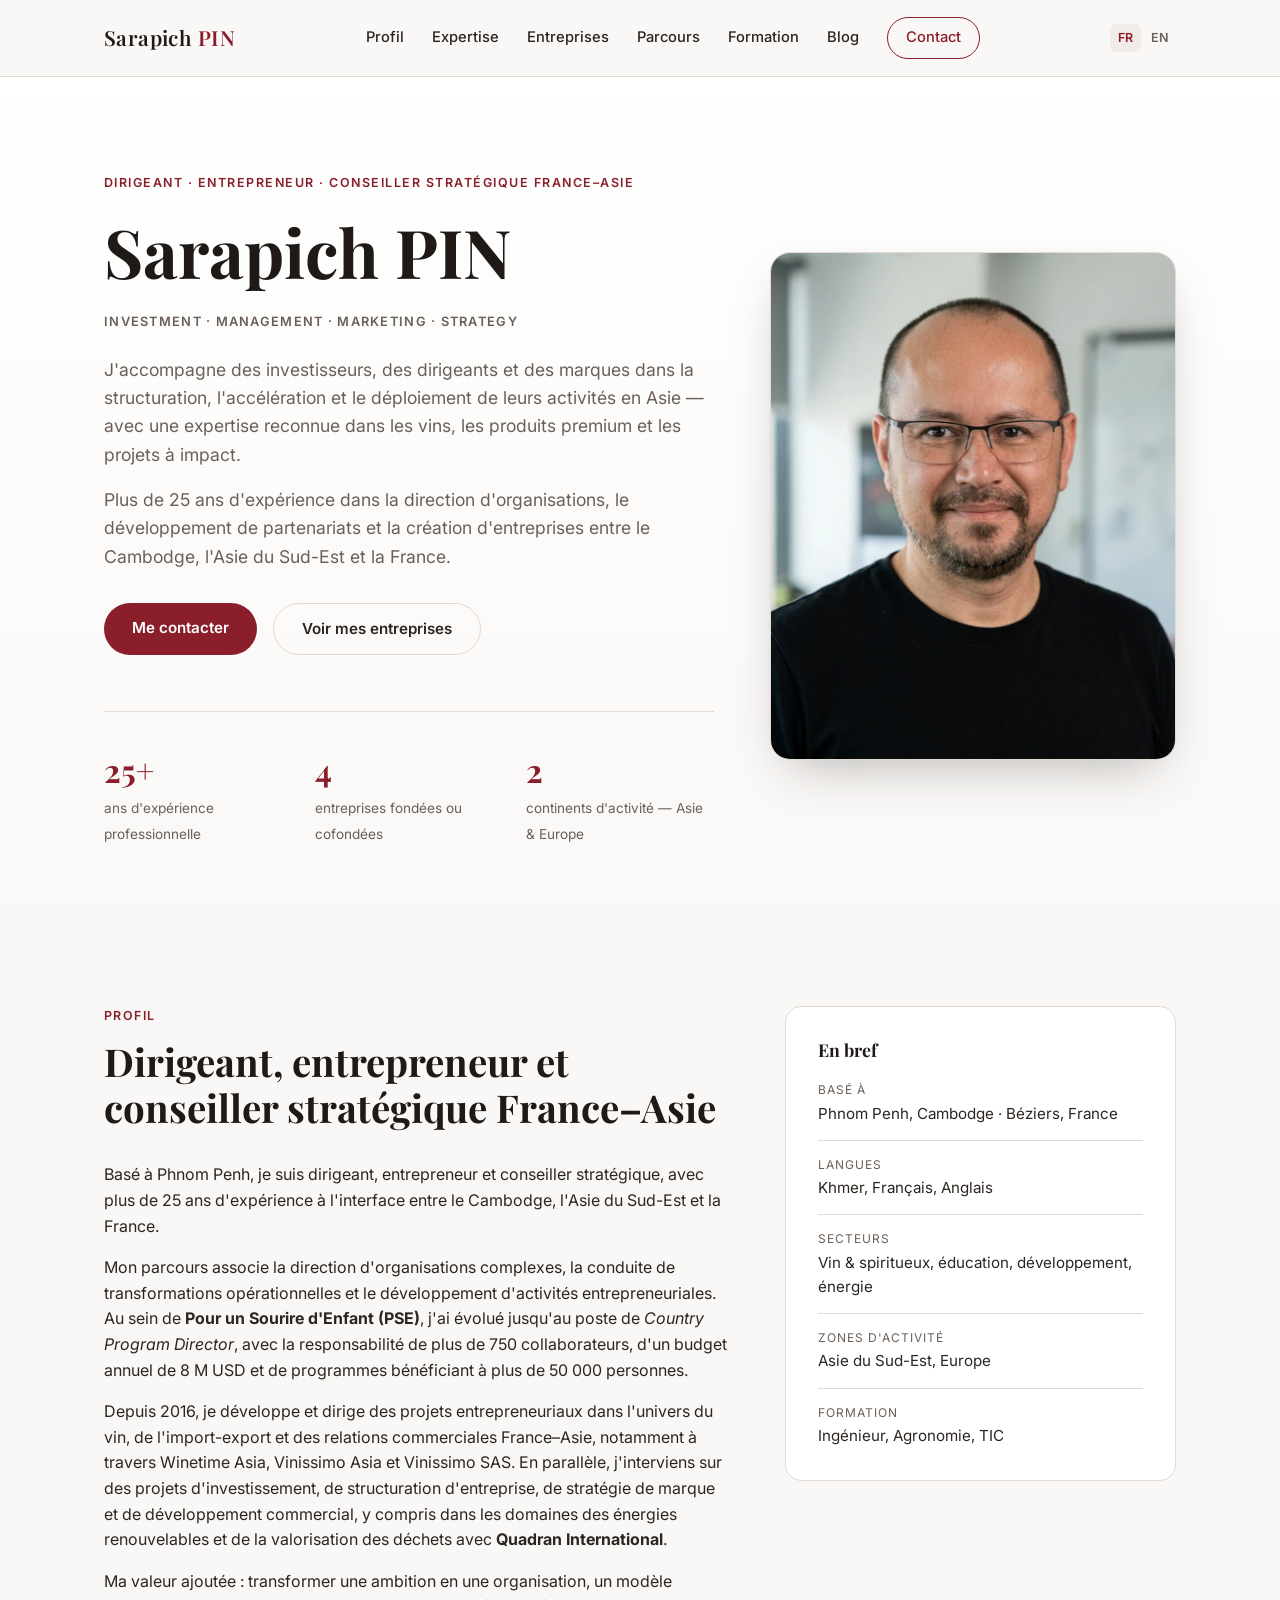
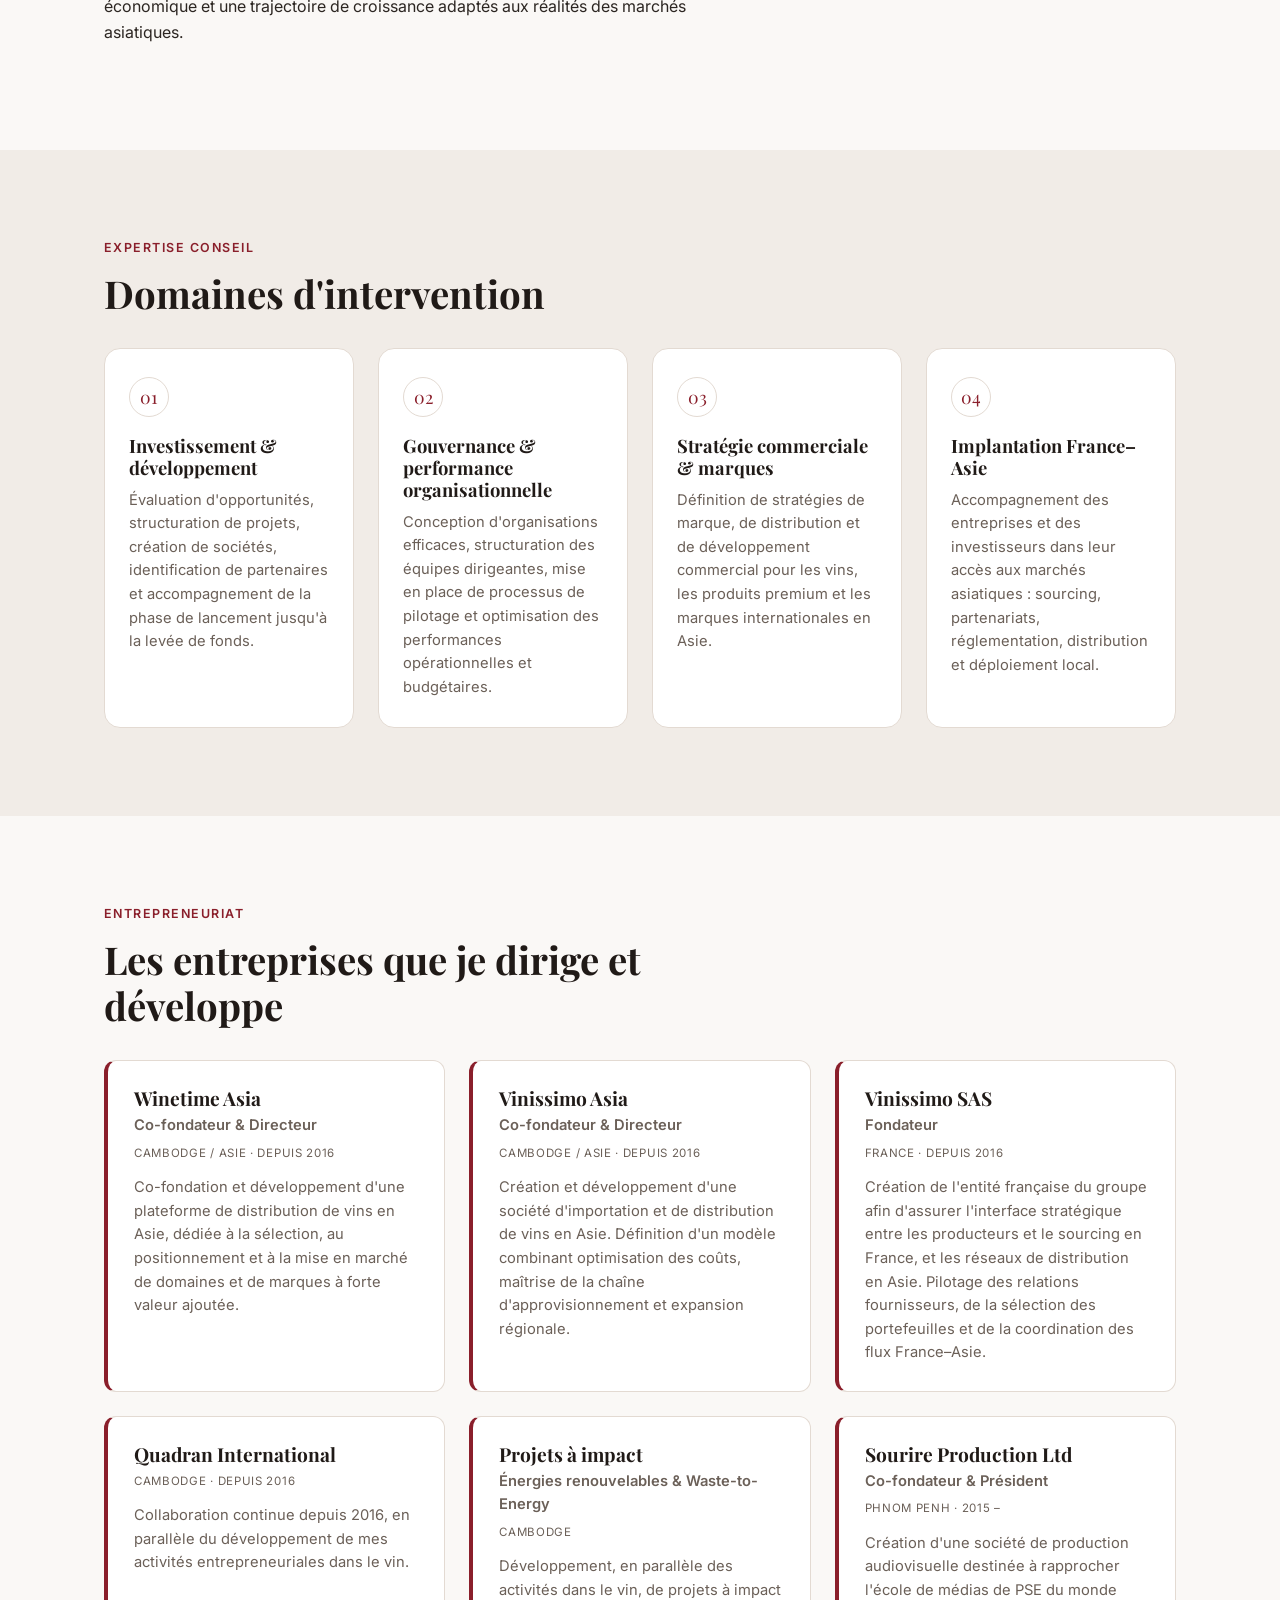
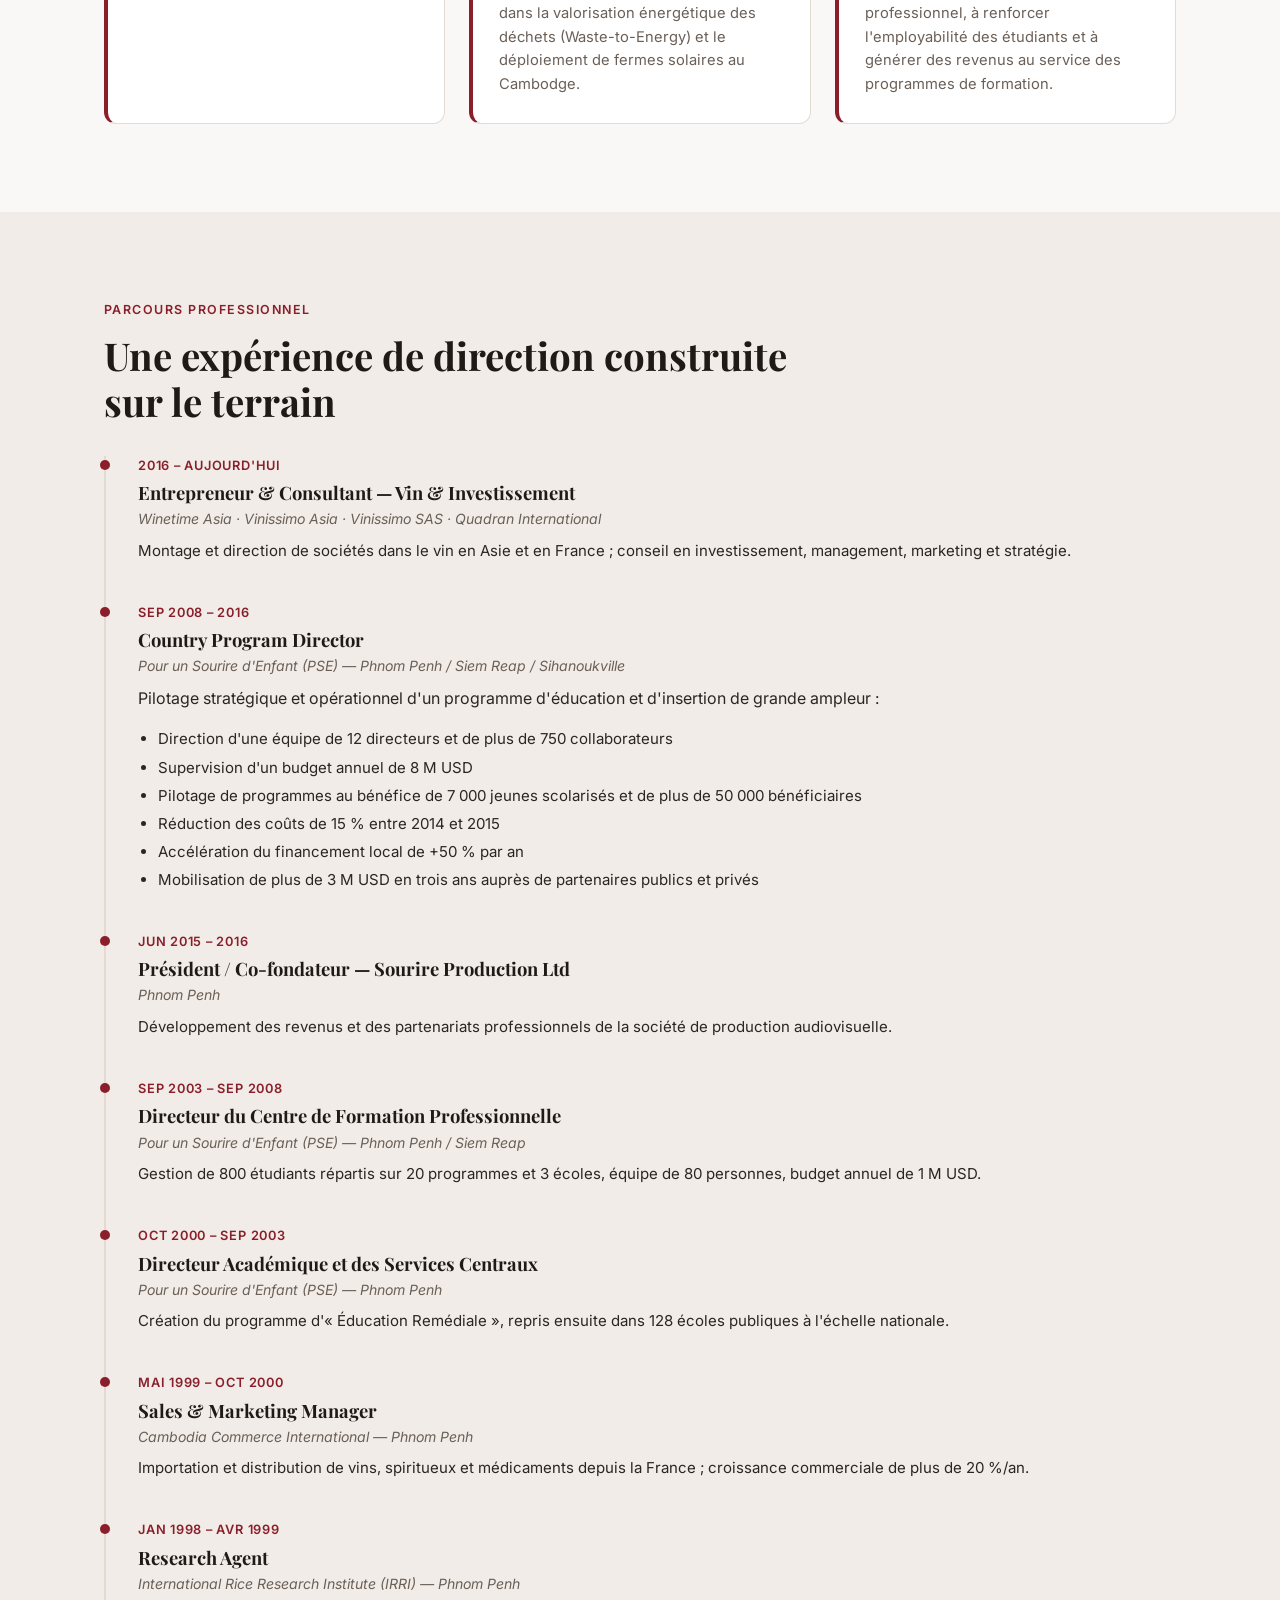
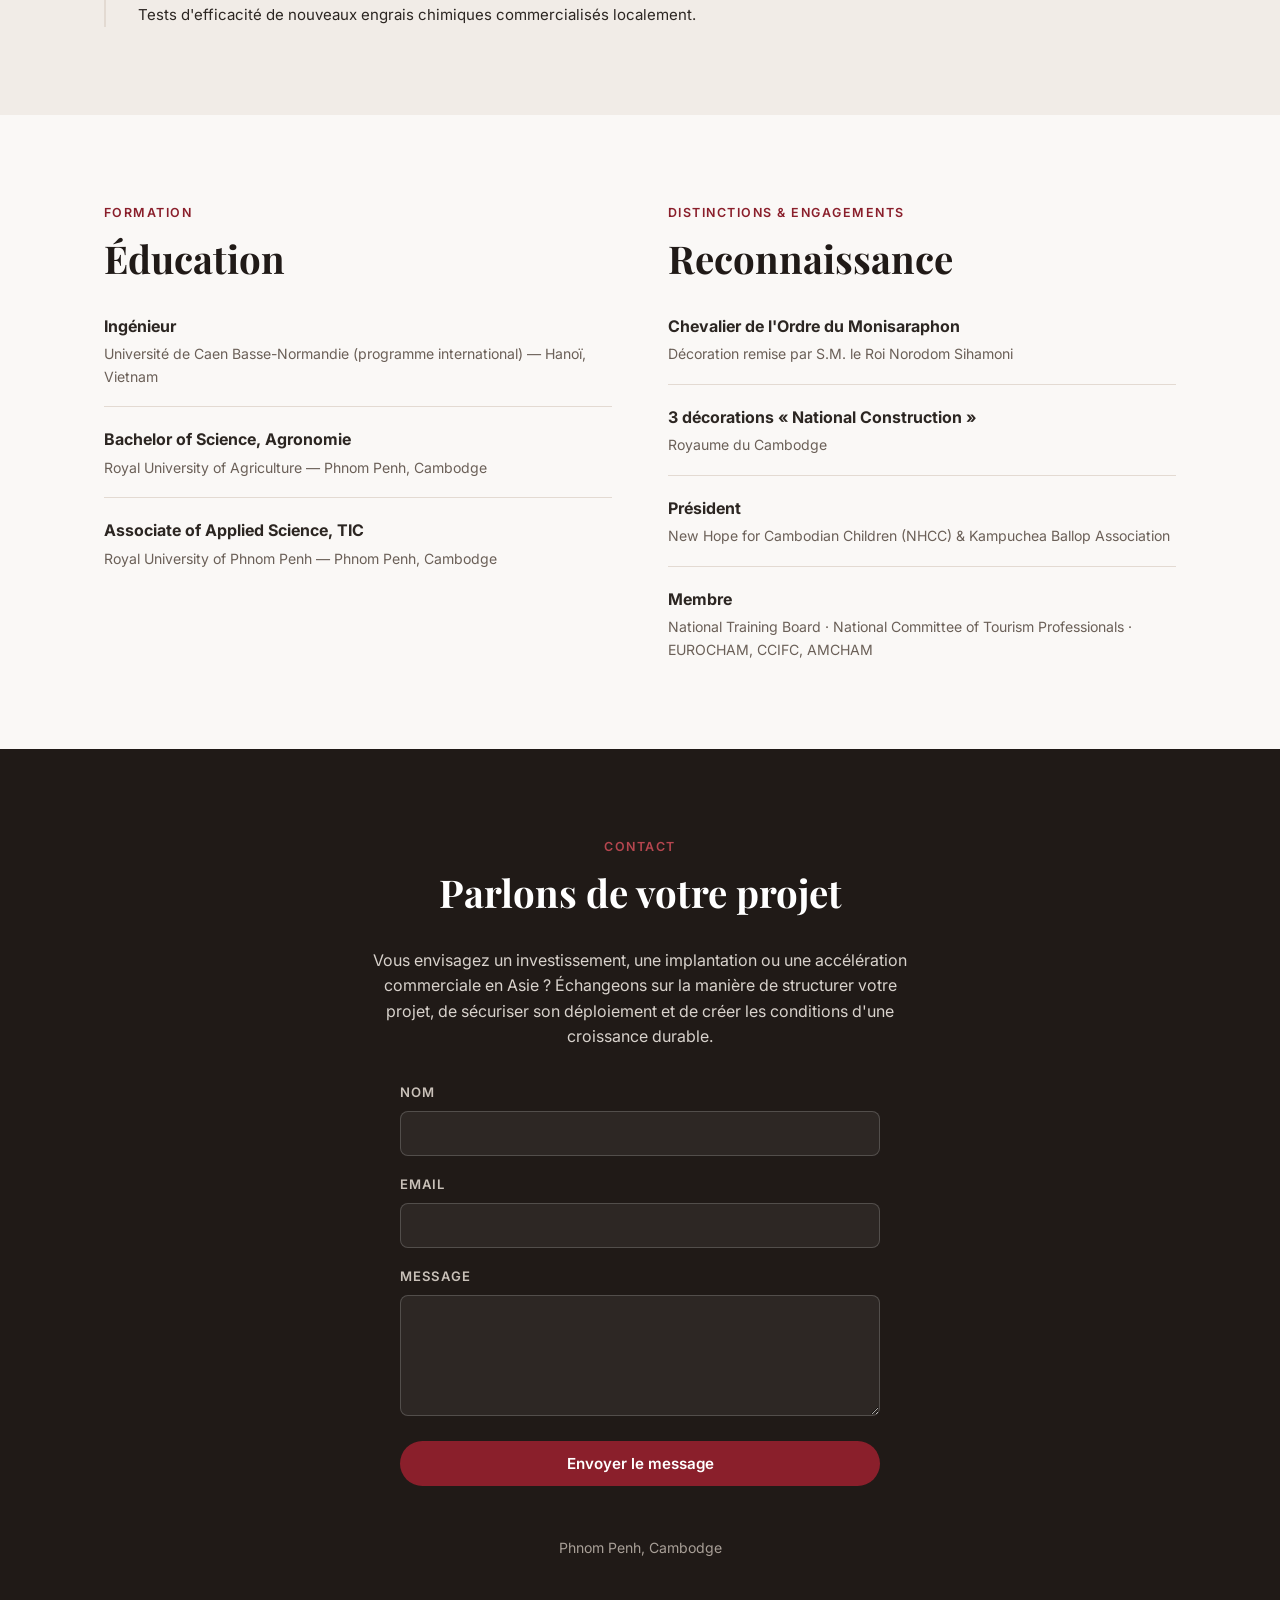
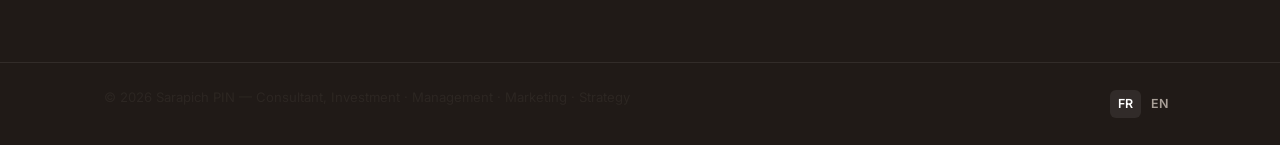
<file: index.html>
<!doctype html>
<html lang="fr">
<head>
<meta charset="UTF-8">
<meta name="viewport" content="width=device-width, initial-scale=1.0">
<title>Sarapich PIN — Dirigeant & Entrepreneur France–Asie | Investment · Management · Marketing · Strategy</title>
<meta name="description" content="Sarapich PIN — Dirigeant, entrepreneur et conseiller stratégique France–Asie. Investissement, gouvernance, stratégie de marque et développement commercial, avec une expertise reconnue dans le vin (Winetime Asia, Vinissimo Asia, Vinissimo SAS).">
<link rel="preconnect" href="https://fonts.googleapis.com">
<link rel="preconnect" href="https://fonts.gstatic.com" crossorigin>
<link href="https://fonts.googleapis.com/css2?family=Playfair+Display:wght@500;600;700&family=Inter:wght@400;500;600;700&display=swap" rel="stylesheet">
<link rel="stylesheet" href="css/style.css">
</head>
<body>

<header class="site-header" id="top">
  <div class="container header-inner">
    <a href="#top" class="logo">Sarapich <span>PIN</span></a>
    <nav class="nav" id="nav">
      <a href="#about">Profil</a>
      <a href="#expertise">Expertise</a>
      <a href="#ventures">Entreprises</a>
      <a href="#experience">Parcours</a>
      <a href="#credentials">Formation</a>
      <a href="blog.html">Blog</a>
      <a href="#contact" class="nav-cta">Contact</a>
    </nav>
    <div class="header-actions">
      <div class="lang-switch">
        <a href="index.html" class="is-active">FR</a>
        <a href="en/index.html">EN</a>
      </div>
      <button class="nav-toggle" id="navToggle" aria-label="Ouvrir le menu" aria-expanded="false">
        <span></span><span></span><span></span>
      </button>
    </div>
  </div>
</header>

<main>

  <section class="hero">
    <div class="container hero-inner">
      <div class="hero-text">
        <p class="eyebrow">Dirigeant · Entrepreneur · Conseiller stratégique France–Asie</p>
        <h1>Sarapich PIN</h1>
        <p class="hero-tagline">Investment · Management · Marketing · Strategy</p>
        <p class="hero-lead">
          J'accompagne des investisseurs, des dirigeants et des marques dans la structuration, l'accélération
          et le déploiement de leurs activités en Asie — avec une expertise reconnue dans les vins, les produits
          premium et les projets à impact.
        </p>
        <p class="hero-lead">
          Plus de 25 ans d'expérience dans la direction d'organisations, le développement de partenariats
          et la création d'entreprises entre le Cambodge, l'Asie du Sud-Est et la France.
        </p>
        <div class="hero-actions">
          <a href="#contact" class="btn btn-primary">Me contacter</a>
          <a href="#ventures" class="btn btn-ghost">Voir mes entreprises</a>
        </div>
        <div class="hero-stats">
          <div><strong>25+</strong><span>ans d'expérience professionnelle</span></div>
          <div><strong>4</strong><span>entreprises fondées ou cofondées</span></div>
          <div><strong>2</strong><span>continents d'activité — Asie &amp; Europe</span></div>
        </div>
      </div>
      <div class="hero-photo">
        <img src="media/profil-hero-2.webp" alt="Sarapich PIN">
      </div>
    </div>
  </section>

  <section id="about" class="section">
    <div class="container about-grid">
      <div>
        <p class="section-tag">Profil</p>
        <h2>Dirigeant, entrepreneur et conseiller stratégique France–Asie</h2>
        <p>
          Basé à Phnom Penh, je suis dirigeant, entrepreneur et conseiller stratégique, avec plus de
          25 ans d'expérience à l'interface entre le Cambodge, l'Asie du Sud-Est et la France.
        </p>
        <p>
          Mon parcours associe la direction d'organisations complexes, la conduite de transformations
          opérationnelles et le développement d'activités entrepreneuriales. Au sein de
          <strong>Pour un Sourire d'Enfant (PSE)</strong>, j'ai évolué jusqu'au poste de
          <em>Country Program Director</em>, avec la responsabilité de plus de 750 collaborateurs,
          d'un budget annuel de 8 M USD et de programmes bénéficiant à plus de 50 000 personnes.
        </p>
        <p>
          Depuis 2016, je développe et dirige des projets entrepreneuriaux dans l'univers du vin,
          de l'import-export et des relations commerciales France–Asie, notamment à travers
          Winetime Asia, Vinissimo Asia et Vinissimo SAS. En parallèle, j'interviens sur des projets
          d'investissement, de structuration d'entreprise, de stratégie de marque et de développement
          commercial, y compris dans les domaines des énergies renouvelables et de la valorisation
          des déchets avec <strong>Quadran International</strong>.
        </p>
        <p>
          Ma valeur ajoutée : transformer une ambition en une organisation, un modèle économique et
          une trajectoire de croissance adaptés aux réalités des marchés asiatiques.
        </p>
      </div>
      <aside class="about-card">
        <h3>En bref</h3>
        <ul class="fact-list">
          <li><span>Basé à</span> Phnom Penh, Cambodge · Béziers, France</li>
          <li><span>Langues</span> Khmer, Français, Anglais</li>
          <li><span>Secteurs</span> Vin &amp; spiritueux, éducation, développement, énergie</li>
          <li><span>Zones d'activité</span> Asie du Sud-Est, Europe</li>
          <li><span>Formation</span> Ingénieur, Agronomie, TIC</li>
        </ul>
      </aside>
    </div>
  </section>

  <section id="expertise" class="section section-alt">
    <div class="container">
      <p class="section-tag">Expertise conseil</p>
      <h2>Domaines d'intervention</h2>
      <div class="expertise-grid">
        <div class="expertise-card">
          <div class="expertise-icon">01</div>
          <h3>Investissement &amp; développement</h3>
          <p>
            Évaluation d'opportunités, structuration de projets, création de sociétés, identification
            de partenaires et accompagnement de la phase de lancement jusqu'à la levée de fonds.
          </p>
        </div>
        <div class="expertise-card">
          <div class="expertise-icon">02</div>
          <h3>Gouvernance &amp; performance organisationnelle</h3>
          <p>
            Conception d'organisations efficaces, structuration des équipes dirigeantes, mise en
            place de processus de pilotage et optimisation des performances opérationnelles et budgétaires.
          </p>
        </div>
        <div class="expertise-card">
          <div class="expertise-icon">03</div>
          <h3>Stratégie commerciale &amp; marques</h3>
          <p>
            Définition de stratégies de marque, de distribution et de développement commercial pour
            les vins, les produits premium et les marques internationales en Asie.
          </p>
        </div>
        <div class="expertise-card">
          <div class="expertise-icon">04</div>
          <h3>Implantation France–Asie</h3>
          <p>
            Accompagnement des entreprises et des investisseurs dans leur accès aux marchés asiatiques :
            sourcing, partenariats, réglementation, distribution et déploiement local.
          </p>
        </div>
      </div>
    </div>
  </section>

  <section id="ventures" class="section">
    <div class="container">
      <p class="section-tag">Entrepreneuriat</p>
      <h2>Les entreprises que je dirige et développe</h2>
      <div class="ventures-grid">

        <article class="venture-card">
          <div class="venture-head">
            <h3>Winetime Asia</h3>
            <p class="venture-role">Co-fondateur &amp; Directeur</p>
            <span class="venture-tag">Cambodge / Asie · Depuis 2016</span>
          </div>
          <p>Co-fondation et développement d'une plateforme de distribution de vins en Asie, dédiée à la sélection, au positionnement et à la mise en marché de domaines et de marques à forte valeur ajoutée.</p>
        </article>

        <article class="venture-card">
          <div class="venture-head">
            <h3>Vinissimo Asia</h3>
            <p class="venture-role">Co-fondateur &amp; Directeur</p>
            <span class="venture-tag">Cambodge / Asie · Depuis 2016</span>
          </div>
          <p>Création et développement d'une société d'importation et de distribution de vins en Asie. Définition d'un modèle combinant optimisation des coûts, maîtrise de la chaîne d'approvisionnement et expansion régionale.</p>
        </article>

        <article class="venture-card">
          <div class="venture-head">
            <h3>Vinissimo SAS</h3>
            <p class="venture-role">Fondateur</p>
            <span class="venture-tag">France · Depuis 2016</span>
          </div>
          <p>Création de l'entité française du groupe afin d'assurer l'interface stratégique entre les producteurs et le sourcing en France, et les réseaux de distribution en Asie. Pilotage des relations fournisseurs, de la sélection des portefeuilles et de la coordination des flux France–Asie.</p>
        </article>

        <article class="venture-card">
          <div class="venture-head">
            <h3>Quadran International</h3>
            <span class="venture-tag">Cambodge · Depuis 2016</span>
          </div>
          <p>Collaboration continue depuis 2016, en parallèle du développement de mes activités entrepreneuriales dans le vin.</p>
        </article>

        <article class="venture-card">
          <div class="venture-head">
            <h3>Projets à impact</h3>
            <p class="venture-role">Énergies renouvelables &amp; Waste-to-Energy</p>
            <span class="venture-tag">Cambodge</span>
          </div>
          <p>Développement, en parallèle des activités dans le vin, de projets à impact dans la valorisation énergétique des déchets (Waste-to-Energy) et le déploiement de fermes solaires au Cambodge.</p>
        </article>

        <article class="venture-card">
          <div class="venture-head">
            <h3>Sourire Production Ltd</h3>
            <p class="venture-role">Co-fondateur &amp; Président</p>
            <span class="venture-tag">Phnom Penh · 2015 –</span>
          </div>
          <p>Création d'une société de production audiovisuelle destinée à rapprocher l'école de médias de PSE du monde professionnel, à renforcer l'employabilité des étudiants et à générer des revenus au service des programmes de formation.</p>
        </article>

      </div>
    </div>
  </section>

  <section id="experience" class="section section-alt">
    <div class="container">
      <p class="section-tag">Parcours professionnel</p>
      <h2>Une expérience de direction construite sur le terrain</h2>

      <div class="timeline">

        <div class="timeline-item">
          <div class="timeline-date">2016 – Aujourd'hui</div>
          <div class="timeline-content">
            <h3>Entrepreneur &amp; Consultant — Vin &amp; Investissement</h3>
            <p class="timeline-org">Winetime Asia · Vinissimo Asia · Vinissimo SAS · Quadran International</p>
            <p>Montage et direction de sociétés dans le vin en Asie et en France ; conseil en investissement, management, marketing et stratégie.</p>
          </div>
        </div>

        <div class="timeline-item">
          <div class="timeline-date">Sep 2008 – 2016</div>
          <div class="timeline-content">
            <h3>Country Program Director</h3>
            <p class="timeline-org">Pour un Sourire d'Enfant (PSE) — Phnom Penh / Siem Reap / Sihanoukville</p>
            <p>Pilotage stratégique et opérationnel d'un programme d'éducation et d'insertion de grande ampleur :</p>
            <ul class="timeline-list">
              <li>Direction d'une équipe de 12 directeurs et de plus de 750 collaborateurs</li>
              <li>Supervision d'un budget annuel de 8 M USD</li>
              <li>Pilotage de programmes au bénéfice de 7 000 jeunes scolarisés et de plus de 50 000 bénéficiaires</li>
              <li>Réduction des coûts de 15 % entre 2014 et 2015</li>
              <li>Accélération du financement local de +50 % par an</li>
              <li>Mobilisation de plus de 3 M USD en trois ans auprès de partenaires publics et privés</li>
            </ul>
          </div>
        </div>

        <div class="timeline-item">
          <div class="timeline-date">Jun 2015 – 2016</div>
          <div class="timeline-content">
            <h3>Président / Co-fondateur — Sourire Production Ltd</h3>
            <p class="timeline-org">Phnom Penh</p>
            <p>Développement des revenus et des partenariats professionnels de la société de production audiovisuelle.</p>
          </div>
        </div>

        <div class="timeline-item">
          <div class="timeline-date">Sep 2003 – Sep 2008</div>
          <div class="timeline-content">
            <h3>Directeur du Centre de Formation Professionnelle</h3>
            <p class="timeline-org">Pour un Sourire d'Enfant (PSE) — Phnom Penh / Siem Reap</p>
            <p>Gestion de 800 étudiants répartis sur 20 programmes et 3 écoles, équipe de 80 personnes, budget annuel de 1 M USD.</p>
          </div>
        </div>

        <div class="timeline-item">
          <div class="timeline-date">Oct 2000 – Sep 2003</div>
          <div class="timeline-content">
            <h3>Directeur Académique et des Services Centraux</h3>
            <p class="timeline-org">Pour un Sourire d'Enfant (PSE) — Phnom Penh</p>
            <p>Création du programme d'« Éducation Remédiale », repris ensuite dans 128 écoles publiques à l'échelle nationale.</p>
          </div>
        </div>

        <div class="timeline-item">
          <div class="timeline-date">Mai 1999 – Oct 2000</div>
          <div class="timeline-content">
            <h3>Sales &amp; Marketing Manager</h3>
            <p class="timeline-org">Cambodia Commerce International — Phnom Penh</p>
            <p>Importation et distribution de vins, spiritueux et médicaments depuis la France ; croissance commerciale de plus de 20 %/an.</p>
          </div>
        </div>

        <div class="timeline-item">
          <div class="timeline-date">Jan 1998 – Avr 1999</div>
          <div class="timeline-content">
            <h3>Research Agent</h3>
            <p class="timeline-org">International Rice Research Institute (IRRI) — Phnom Penh</p>
            <p>Tests d'efficacité de nouveaux engrais chimiques commercialisés localement.</p>
          </div>
        </div>

      </div>
    </div>
  </section>

  <section id="credentials" class="section">
    <div class="container credentials-grid">

      <div>
        <p class="section-tag">Formation</p>
        <h2>Éducation</h2>
        <ul class="credential-list">
          <li>
            <strong>Ingénieur</strong>
            <span>Université de Caen Basse-Normandie (programme international) — Hanoï, Vietnam</span>
          </li>
          <li>
            <strong>Bachelor of Science, Agronomie</strong>
            <span>Royal University of Agriculture — Phnom Penh, Cambodge</span>
          </li>
          <li>
            <strong>Associate of Applied Science, TIC</strong>
            <span>Royal University of Phnom Penh — Phnom Penh, Cambodge</span>
          </li>
        </ul>
      </div>

      <div>
        <p class="section-tag">Distinctions &amp; engagements</p>
        <h2>Reconnaissance</h2>
        <ul class="credential-list">
          <li>
            <strong>Chevalier de l'Ordre du Monisaraphon</strong>
            <span>Décoration remise par S.M. le Roi Norodom Sihamoni</span>
          </li>
          <li>
            <strong>3 décorations « National Construction »</strong>
            <span>Royaume du Cambodge</span>
          </li>
          <li>
            <strong>Président</strong>
            <span>New Hope for Cambodian Children (NHCC) &amp; Kampuchea Ballop Association</span>
          </li>
          <li>
            <strong>Membre</strong>
            <span>National Training Board · National Committee of Tourism Professionals · EUROCHAM, CCIFC, AMCHAM</span>
          </li>
        </ul>
      </div>

    </div>
  </section>

  <section id="contact" class="section section-dark">
    <div class="container contact-inner">
      <p class="section-tag">Contact</p>
      <h2>Parlons de votre projet</h2>
      <p class="contact-lead">
        Vous envisagez un investissement, une implantation ou une accélération commerciale en Asie ?
        Échangeons sur la manière de structurer votre projet, de sécuriser son déploiement et de
        créer les conditions d'une croissance durable.
      </p>
      <form class="contact-form" id="contactForm">
        <input type="hidden" name="access_key" value="a2bf5d04-9f09-4c7f-a1d5-9045fc11760f">
        <input type="hidden" name="subject" value="Nouveau message depuis sarapich.com">
        <input type="checkbox" name="botcheck" class="hp-field" tabindex="-1" autocomplete="off">

        <div class="form-row">
          <label for="cf-name">Nom</label>
          <input type="text" id="cf-name" name="name" required>
        </div>
        <div class="form-row">
          <label for="cf-email">Email</label>
          <input type="email" id="cf-email" name="email" required>
        </div>
        <div class="form-row">
          <label for="cf-message">Message</label>
          <textarea id="cf-message" name="message" rows="5" required></textarea>
        </div>

        <button type="submit" class="btn btn-primary" id="cf-submit">Envoyer le message</button>
        <p class="form-status" id="cf-status" role="status" aria-live="polite"></p>
      </form>
      <p class="contact-location">Phnom Penh, Cambodge</p>
    </div>
  </section>

</main>

<footer class="site-footer">
  <div class="container footer-inner">
    <p>&copy; <span id="year"></span> Sarapich PIN — Consultant, Investment · Management · Marketing · Strategy</p>
    <div class="lang-switch">
      <a href="index.html" class="is-active">FR</a>
      <a href="en/index.html">EN</a>
    </div>
  </div>
</footer>

<script src="js/script.js"></script>
<script src="js/contact-form.js"></script>
</body>
</html>
</file>
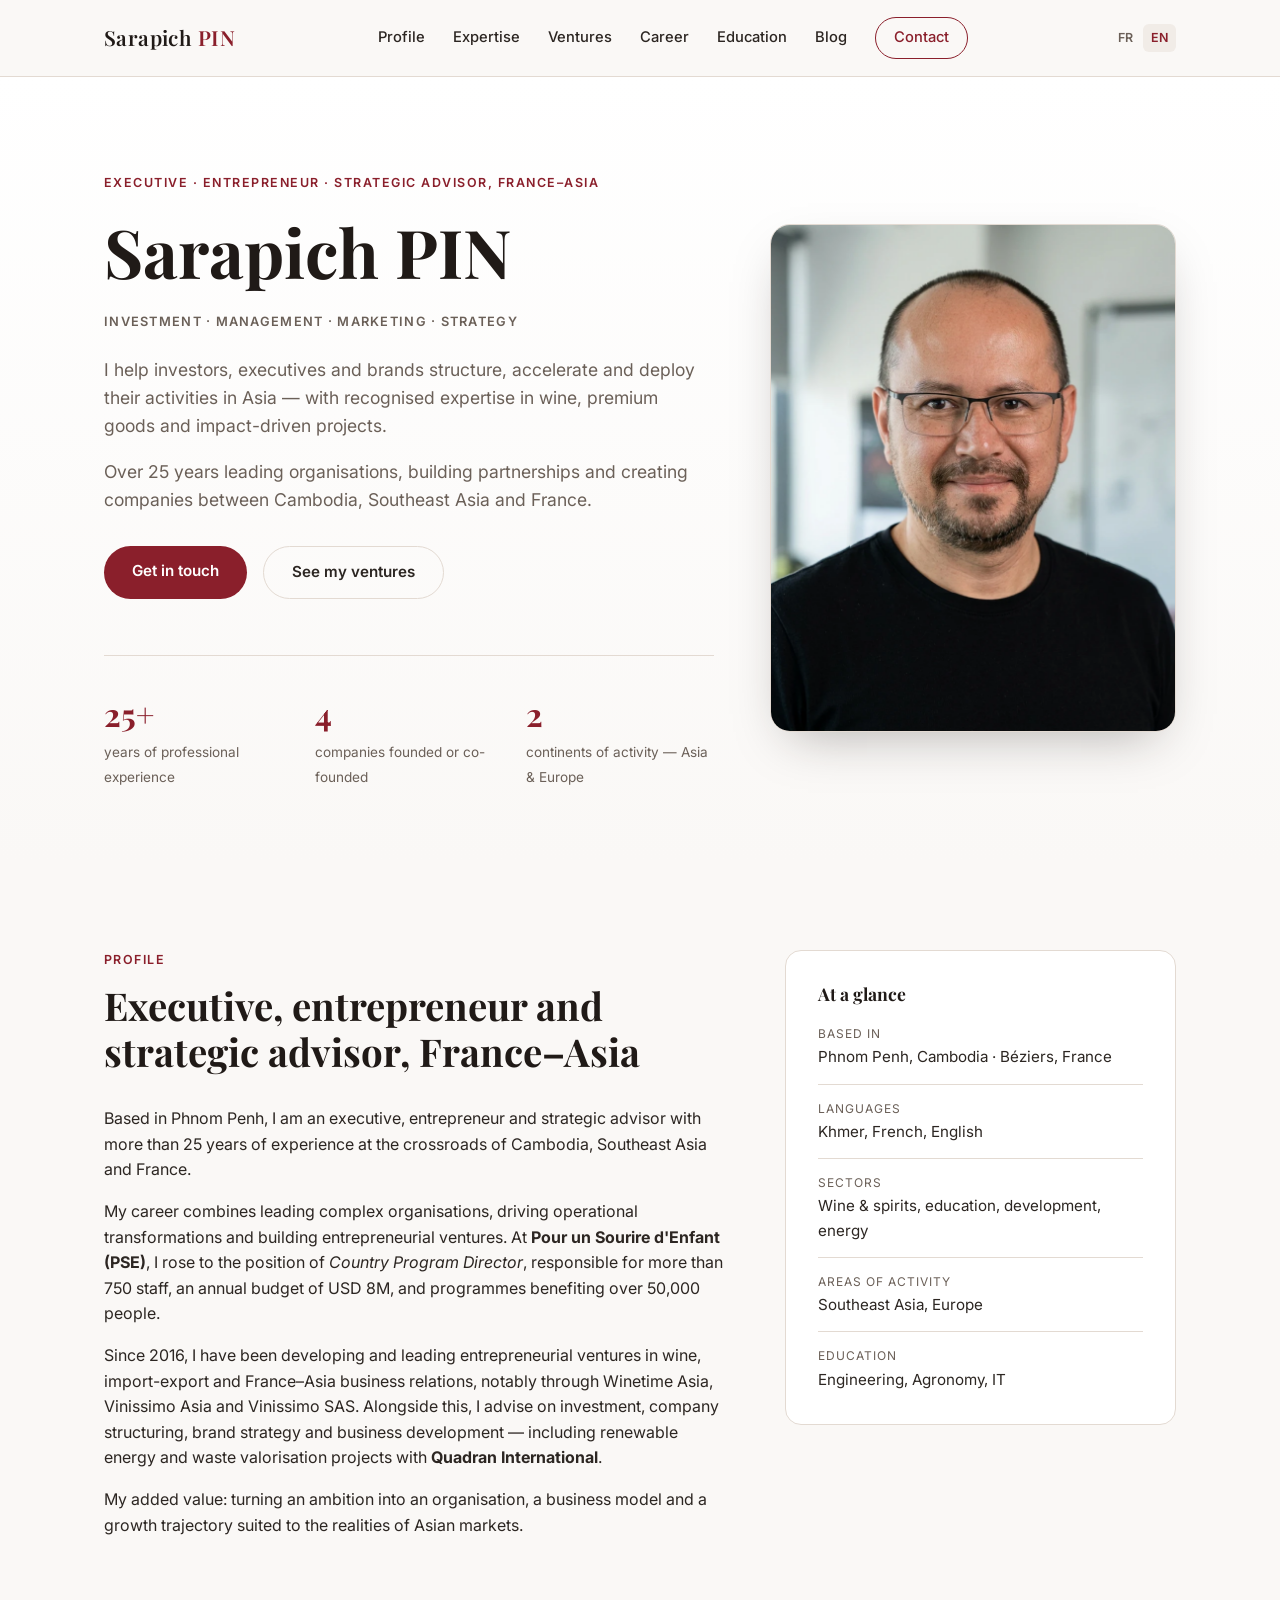
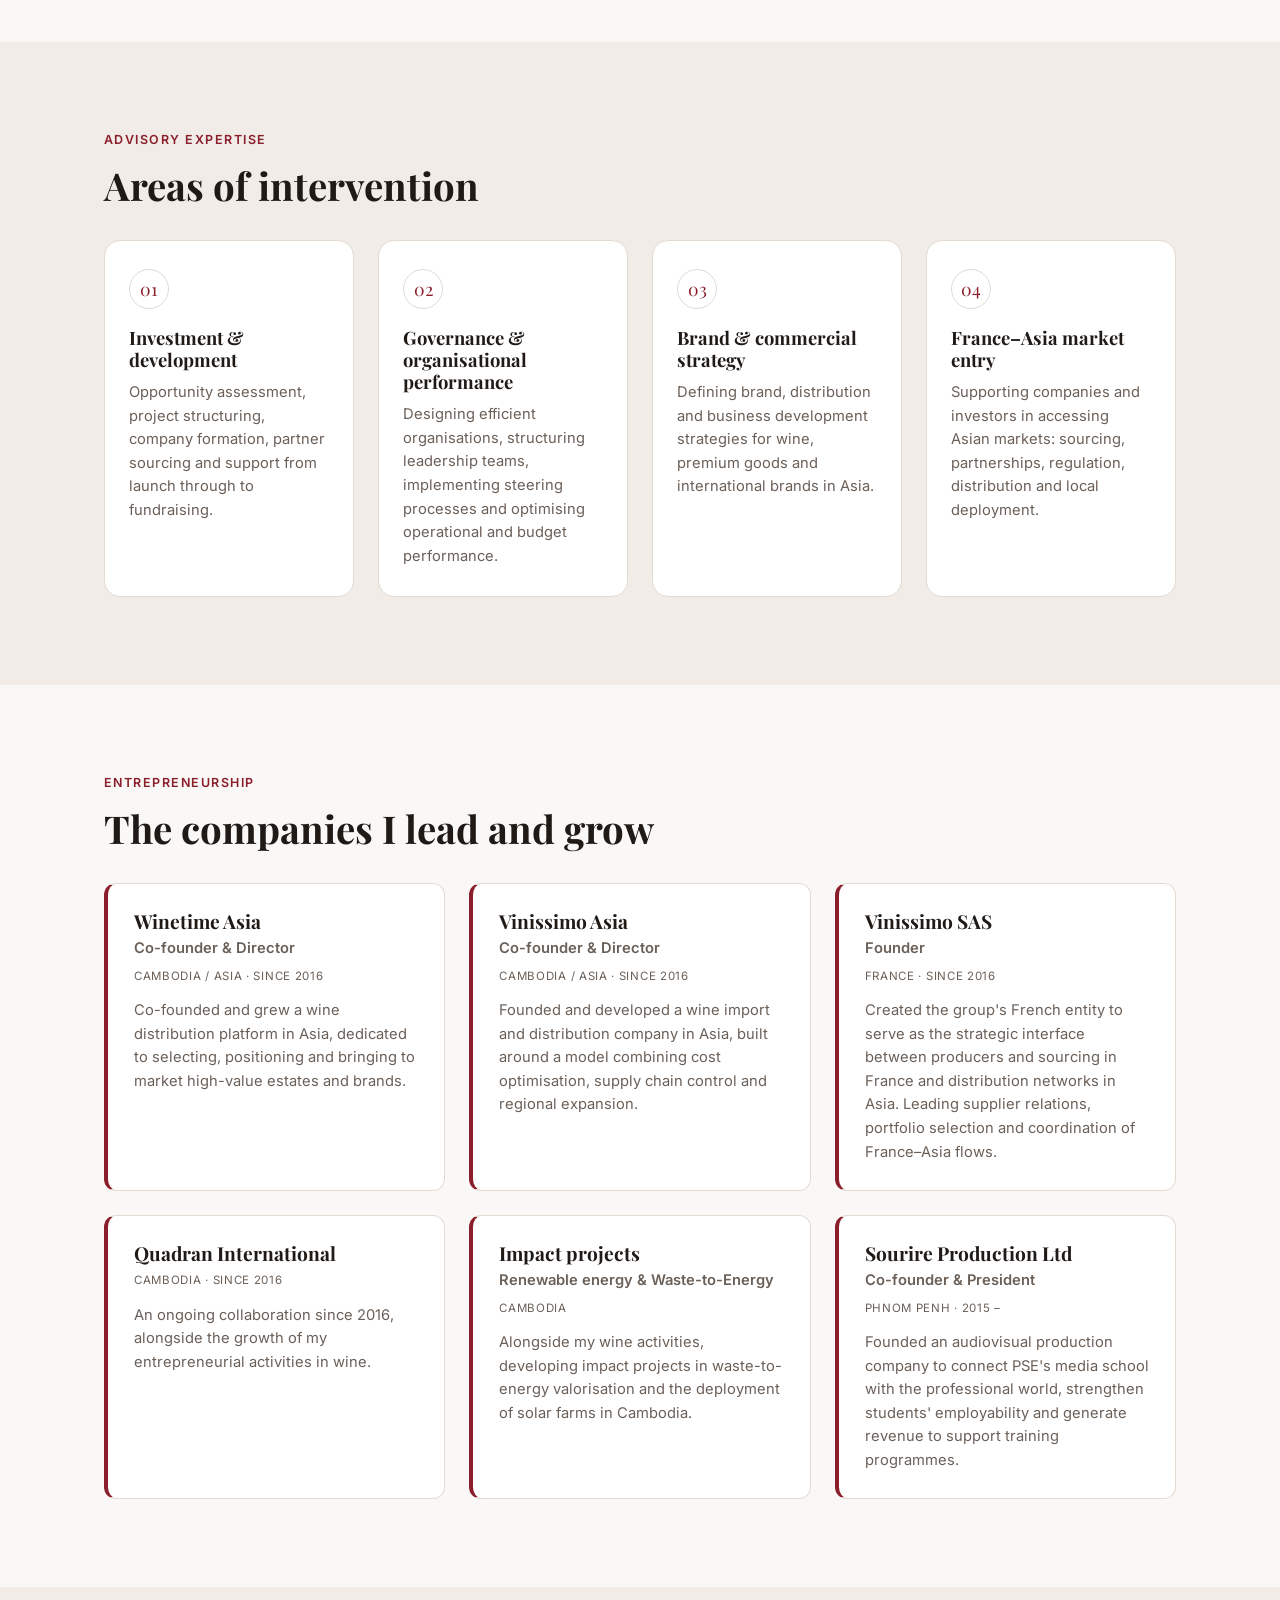
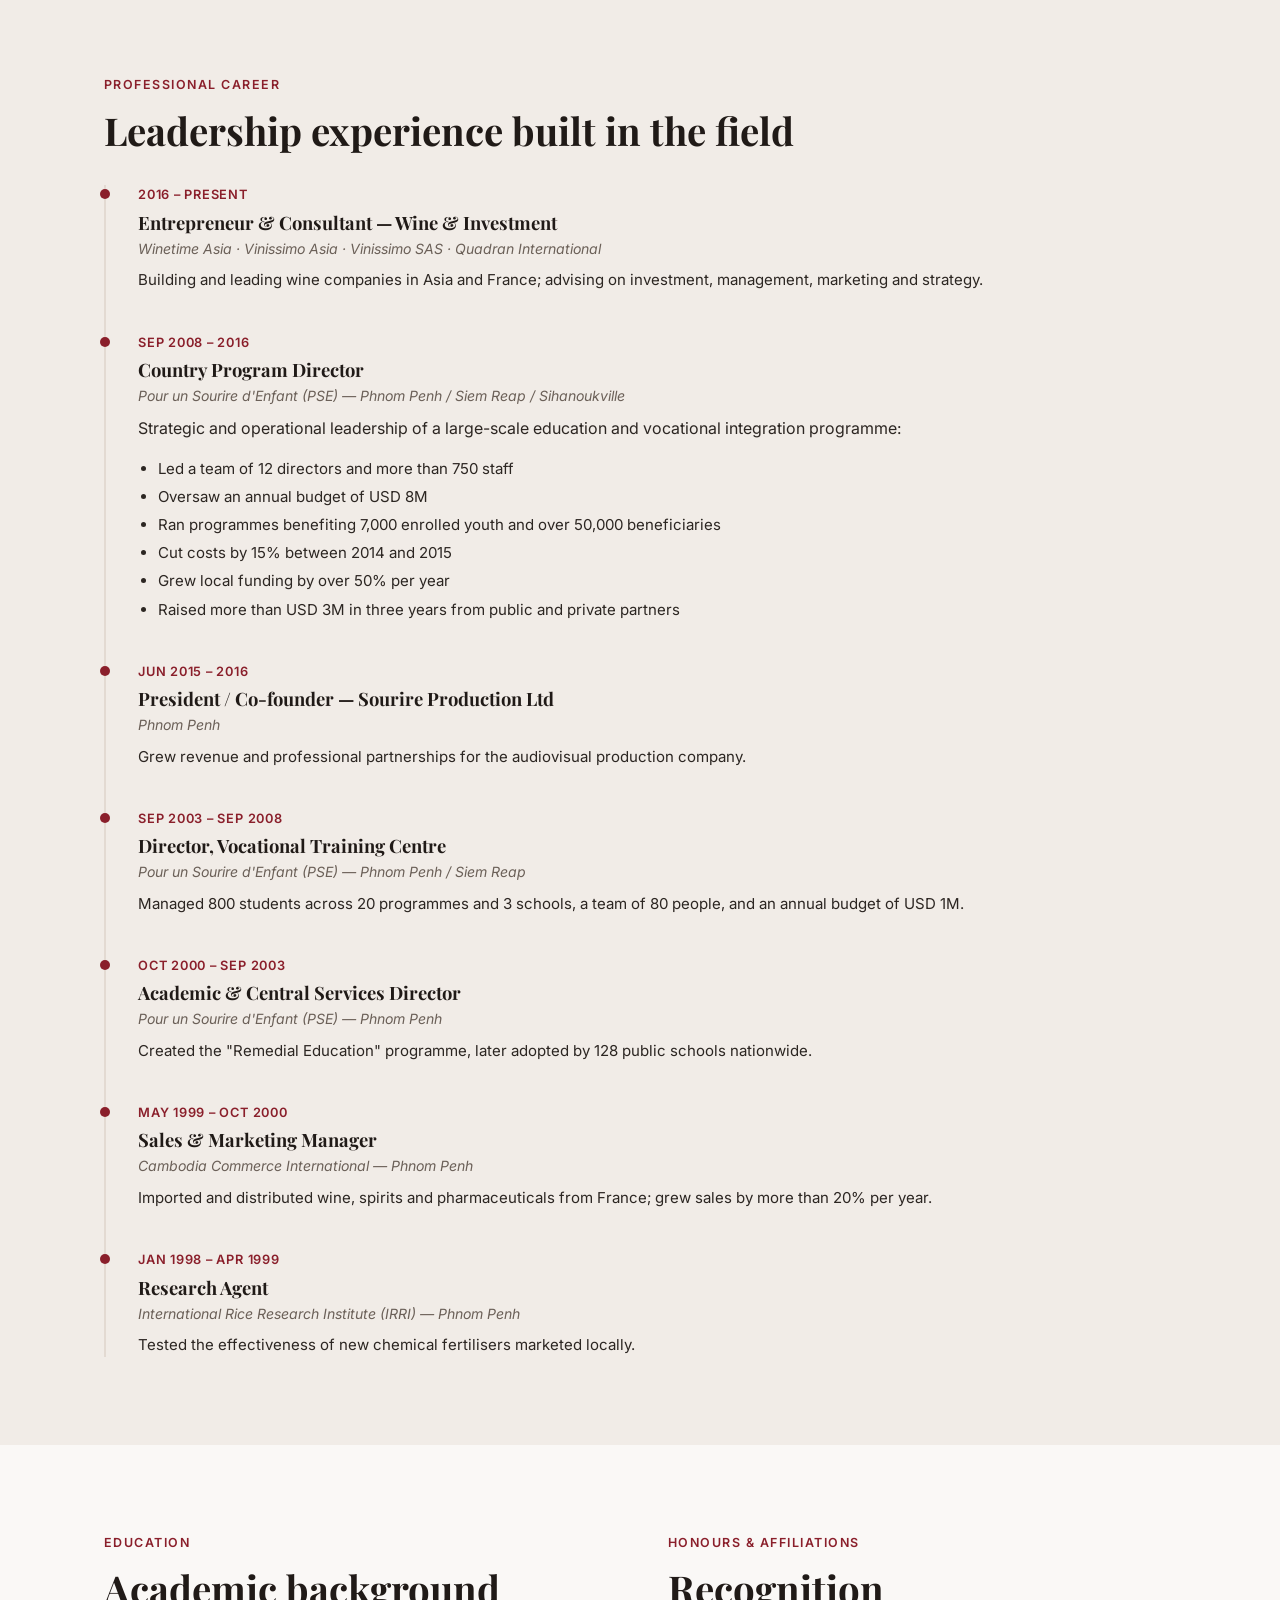
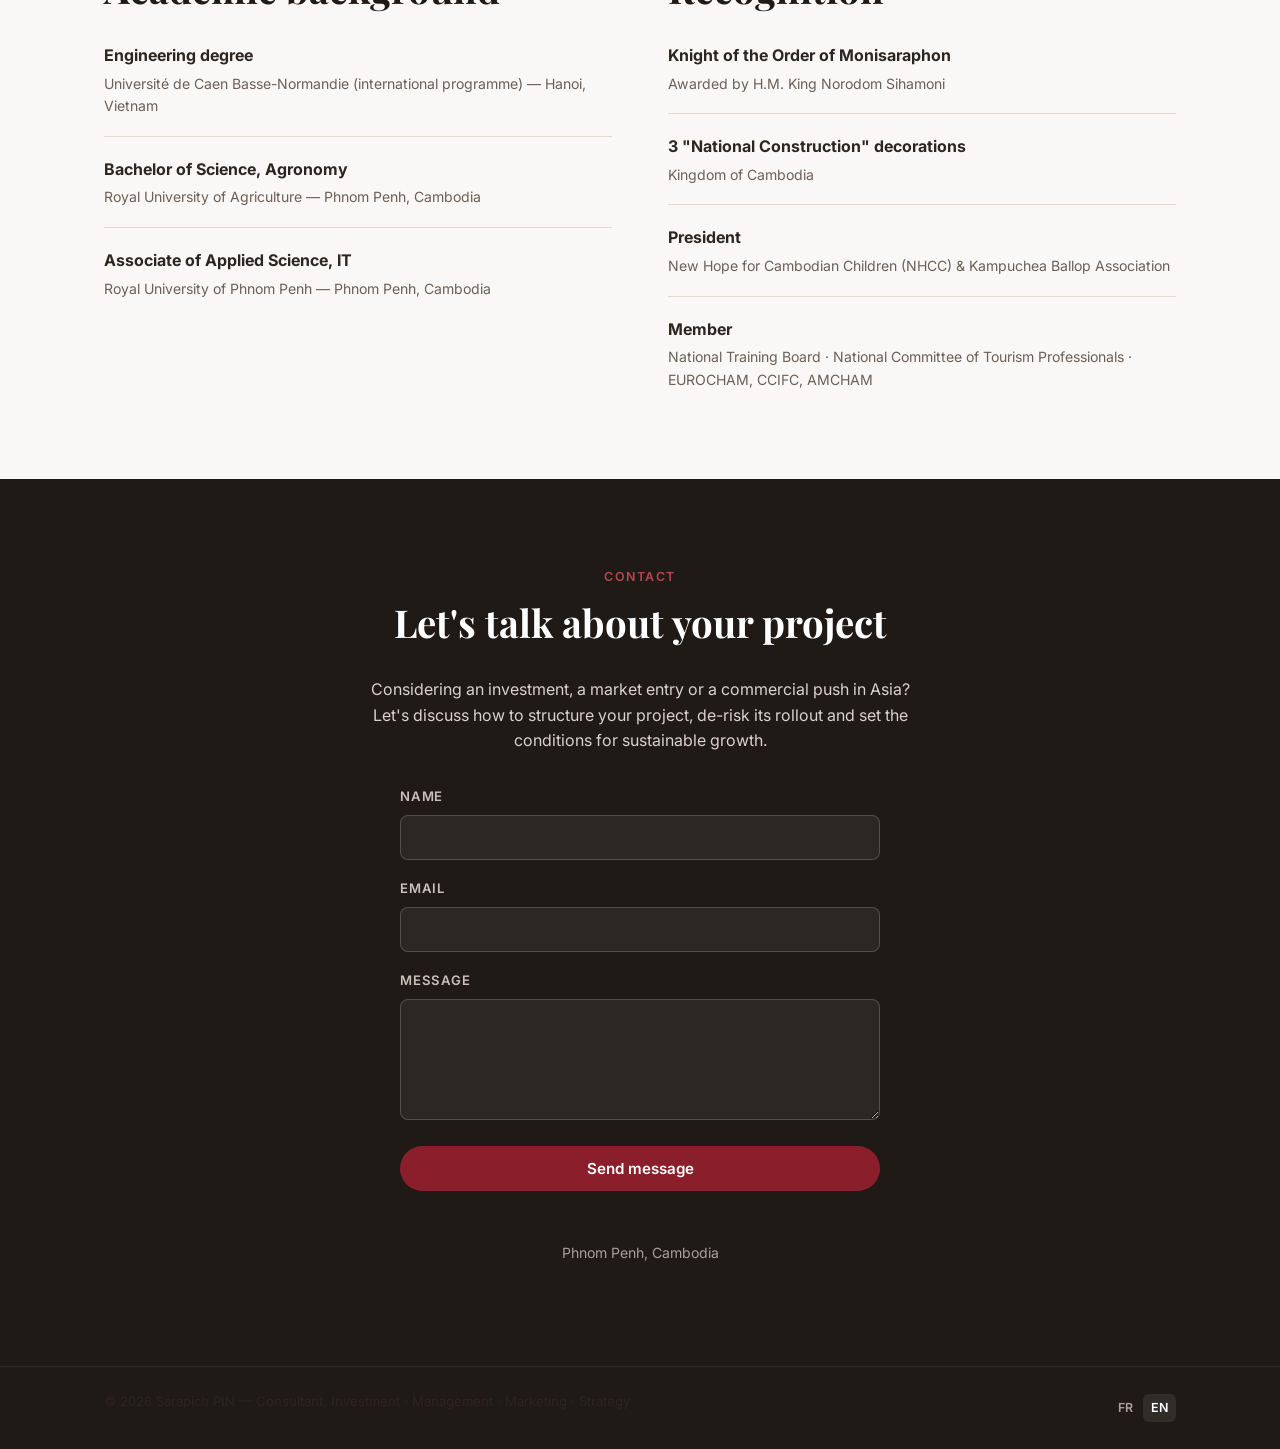
<file: en/index.html>
<!doctype html>
<html lang="en">
<head>
<meta charset="UTF-8">
<meta name="viewport" content="width=device-width, initial-scale=1.0">
<title>Sarapich PIN — Executive &amp; Entrepreneur, France–Asia | Investment · Management · Marketing · Strategy</title>
<meta name="description" content="Sarapich PIN — Executive, entrepreneur and strategic advisor between France and Asia. Investment, governance, brand strategy and business development, with recognised expertise in wine (Winetime Asia, Vinissimo Asia, Vinissimo SAS).">
<link rel="preconnect" href="https://fonts.googleapis.com">
<link rel="preconnect" href="https://fonts.gstatic.com" crossorigin>
<link href="https://fonts.googleapis.com/css2?family=Playfair+Display:wght@500;600;700&family=Inter:wght@400;500;600;700&display=swap" rel="stylesheet">
<link rel="stylesheet" href="../css/style.css">
</head>
<body>

<header class="site-header" id="top">
  <div class="container header-inner">
    <a href="#top" class="logo">Sarapich <span>PIN</span></a>
    <nav class="nav" id="nav">
      <a href="#about">Profile</a>
      <a href="#expertise">Expertise</a>
      <a href="#ventures">Ventures</a>
      <a href="#experience">Career</a>
      <a href="#credentials">Education</a>
      <a href="blog.html">Blog</a>
      <a href="#contact" class="nav-cta">Contact</a>
    </nav>
    <div class="header-actions">
      <div class="lang-switch">
        <a href="../index.html">FR</a>
        <a href="index.html" class="is-active">EN</a>
      </div>
      <button class="nav-toggle" id="navToggle" aria-label="Open menu" aria-expanded="false">
        <span></span><span></span><span></span>
      </button>
    </div>
  </div>
</header>

<main>

  <section class="hero">
    <div class="container hero-inner">
      <div class="hero-text">
        <p class="eyebrow">Executive · Entrepreneur · Strategic Advisor, France–Asia</p>
        <h1>Sarapich PIN</h1>
        <p class="hero-tagline">Investment · Management · Marketing · Strategy</p>
        <p class="hero-lead">
          I help investors, executives and brands structure, accelerate and deploy their
          activities in Asia — with recognised expertise in wine, premium goods and
          impact-driven projects.
        </p>
        <p class="hero-lead">
          Over 25 years leading organisations, building partnerships and creating companies
          between Cambodia, Southeast Asia and France.
        </p>
        <div class="hero-actions">
          <a href="#contact" class="btn btn-primary">Get in touch</a>
          <a href="#ventures" class="btn btn-ghost">See my ventures</a>
        </div>
        <div class="hero-stats">
          <div><strong>25+</strong><span>years of professional experience</span></div>
          <div><strong>4</strong><span>companies founded or co-founded</span></div>
          <div><strong>2</strong><span>continents of activity — Asia &amp; Europe</span></div>
        </div>
      </div>
      <div class="hero-photo">
        <img src="../media/profil-hero-2.webp" alt="Sarapich PIN">
      </div>
    </div>
  </section>

  <section id="about" class="section">
    <div class="container about-grid">
      <div>
        <p class="section-tag">Profile</p>
        <h2>Executive, entrepreneur and strategic advisor, France–Asia</h2>
        <p>
          Based in Phnom Penh, I am an executive, entrepreneur and strategic advisor with more
          than 25 years of experience at the crossroads of Cambodia, Southeast Asia and France.
        </p>
        <p>
          My career combines leading complex organisations, driving operational transformations
          and building entrepreneurial ventures. At <strong>Pour un Sourire d'Enfant (PSE)</strong>,
          I rose to the position of <em>Country Program Director</em>, responsible for more than
          750 staff, an annual budget of USD 8M, and programmes benefiting over 50,000 people.
        </p>
        <p>
          Since 2016, I have been developing and leading entrepreneurial ventures in wine,
          import-export and France–Asia business relations, notably through Winetime Asia,
          Vinissimo Asia and Vinissimo SAS. Alongside this, I advise on investment, company
          structuring, brand strategy and business development — including renewable energy and
          waste valorisation projects with <strong>Quadran International</strong>.
        </p>
        <p>
          My added value: turning an ambition into an organisation, a business model and a
          growth trajectory suited to the realities of Asian markets.
        </p>
      </div>
      <aside class="about-card">
        <h3>At a glance</h3>
        <ul class="fact-list">
          <li><span>Based in</span> Phnom Penh, Cambodia · Béziers, France</li>
          <li><span>Languages</span> Khmer, French, English</li>
          <li><span>Sectors</span> Wine &amp; spirits, education, development, energy</li>
          <li><span>Areas of activity</span> Southeast Asia, Europe</li>
          <li><span>Education</span> Engineering, Agronomy, IT</li>
        </ul>
      </aside>
    </div>
  </section>

  <section id="expertise" class="section section-alt">
    <div class="container">
      <p class="section-tag">Advisory expertise</p>
      <h2>Areas of intervention</h2>
      <div class="expertise-grid">
        <div class="expertise-card">
          <div class="expertise-icon">01</div>
          <h3>Investment &amp; development</h3>
          <p>
            Opportunity assessment, project structuring, company formation, partner sourcing and
            support from launch through to fundraising.
          </p>
        </div>
        <div class="expertise-card">
          <div class="expertise-icon">02</div>
          <h3>Governance &amp; organisational performance</h3>
          <p>
            Designing efficient organisations, structuring leadership teams, implementing
            steering processes and optimising operational and budget performance.
          </p>
        </div>
        <div class="expertise-card">
          <div class="expertise-icon">03</div>
          <h3>Brand &amp; commercial strategy</h3>
          <p>
            Defining brand, distribution and business development strategies for wine, premium
            goods and international brands in Asia.
          </p>
        </div>
        <div class="expertise-card">
          <div class="expertise-icon">04</div>
          <h3>France–Asia market entry</h3>
          <p>
            Supporting companies and investors in accessing Asian markets: sourcing,
            partnerships, regulation, distribution and local deployment.
          </p>
        </div>
      </div>
    </div>
  </section>

  <section id="ventures" class="section">
    <div class="container">
      <p class="section-tag">Entrepreneurship</p>
      <h2>The companies I lead and grow</h2>
      <div class="ventures-grid">

        <article class="venture-card">
          <div class="venture-head">
            <h3>Winetime Asia</h3>
            <p class="venture-role">Co-founder &amp; Director</p>
            <span class="venture-tag">Cambodia / Asia · Since 2016</span>
          </div>
          <p>Co-founded and grew a wine distribution platform in Asia, dedicated to selecting, positioning and bringing to market high-value estates and brands.</p>
        </article>

        <article class="venture-card">
          <div class="venture-head">
            <h3>Vinissimo Asia</h3>
            <p class="venture-role">Co-founder &amp; Director</p>
            <span class="venture-tag">Cambodia / Asia · Since 2016</span>
          </div>
          <p>Founded and developed a wine import and distribution company in Asia, built around a model combining cost optimisation, supply chain control and regional expansion.</p>
        </article>

        <article class="venture-card">
          <div class="venture-head">
            <h3>Vinissimo SAS</h3>
            <p class="venture-role">Founder</p>
            <span class="venture-tag">France · Since 2016</span>
          </div>
          <p>Created the group's French entity to serve as the strategic interface between producers and sourcing in France and distribution networks in Asia. Leading supplier relations, portfolio selection and coordination of France–Asia flows.</p>
        </article>

        <article class="venture-card">
          <div class="venture-head">
            <h3>Quadran International</h3>
            <span class="venture-tag">Cambodia · Since 2016</span>
          </div>
          <p>An ongoing collaboration since 2016, alongside the growth of my entrepreneurial activities in wine.</p>
        </article>

        <article class="venture-card">
          <div class="venture-head">
            <h3>Impact projects</h3>
            <p class="venture-role">Renewable energy &amp; Waste-to-Energy</p>
            <span class="venture-tag">Cambodia</span>
          </div>
          <p>Alongside my wine activities, developing impact projects in waste-to-energy valorisation and the deployment of solar farms in Cambodia.</p>
        </article>

        <article class="venture-card">
          <div class="venture-head">
            <h3>Sourire Production Ltd</h3>
            <p class="venture-role">Co-founder &amp; President</p>
            <span class="venture-tag">Phnom Penh · 2015 –</span>
          </div>
          <p>Founded an audiovisual production company to connect PSE's media school with the professional world, strengthen students' employability and generate revenue to support training programmes.</p>
        </article>

      </div>
    </div>
  </section>

  <section id="experience" class="section section-alt">
    <div class="container">
      <p class="section-tag">Professional career</p>
      <h2>Leadership experience built in the field</h2>

      <div class="timeline">

        <div class="timeline-item">
          <div class="timeline-date">2016 – Present</div>
          <div class="timeline-content">
            <h3>Entrepreneur &amp; Consultant — Wine &amp; Investment</h3>
            <p class="timeline-org">Winetime Asia · Vinissimo Asia · Vinissimo SAS · Quadran International</p>
            <p>Building and leading wine companies in Asia and France; advising on investment, management, marketing and strategy.</p>
          </div>
        </div>

        <div class="timeline-item">
          <div class="timeline-date">Sep 2008 – 2016</div>
          <div class="timeline-content">
            <h3>Country Program Director</h3>
            <p class="timeline-org">Pour un Sourire d'Enfant (PSE) — Phnom Penh / Siem Reap / Sihanoukville</p>
            <p>Strategic and operational leadership of a large-scale education and vocational integration programme:</p>
            <ul class="timeline-list">
              <li>Led a team of 12 directors and more than 750 staff</li>
              <li>Oversaw an annual budget of USD 8M</li>
              <li>Ran programmes benefiting 7,000 enrolled youth and over 50,000 beneficiaries</li>
              <li>Cut costs by 15% between 2014 and 2015</li>
              <li>Grew local funding by over 50% per year</li>
              <li>Raised more than USD 3M in three years from public and private partners</li>
            </ul>
          </div>
        </div>

        <div class="timeline-item">
          <div class="timeline-date">Jun 2015 – 2016</div>
          <div class="timeline-content">
            <h3>President / Co-founder — Sourire Production Ltd</h3>
            <p class="timeline-org">Phnom Penh</p>
            <p>Grew revenue and professional partnerships for the audiovisual production company.</p>
          </div>
        </div>

        <div class="timeline-item">
          <div class="timeline-date">Sep 2003 – Sep 2008</div>
          <div class="timeline-content">
            <h3>Director, Vocational Training Centre</h3>
            <p class="timeline-org">Pour un Sourire d'Enfant (PSE) — Phnom Penh / Siem Reap</p>
            <p>Managed 800 students across 20 programmes and 3 schools, a team of 80 people, and an annual budget of USD 1M.</p>
          </div>
        </div>

        <div class="timeline-item">
          <div class="timeline-date">Oct 2000 – Sep 2003</div>
          <div class="timeline-content">
            <h3>Academic &amp; Central Services Director</h3>
            <p class="timeline-org">Pour un Sourire d'Enfant (PSE) — Phnom Penh</p>
            <p>Created the "Remedial Education" programme, later adopted by 128 public schools nationwide.</p>
          </div>
        </div>

        <div class="timeline-item">
          <div class="timeline-date">May 1999 – Oct 2000</div>
          <div class="timeline-content">
            <h3>Sales &amp; Marketing Manager</h3>
            <p class="timeline-org">Cambodia Commerce International — Phnom Penh</p>
            <p>Imported and distributed wine, spirits and pharmaceuticals from France; grew sales by more than 20% per year.</p>
          </div>
        </div>

        <div class="timeline-item">
          <div class="timeline-date">Jan 1998 – Apr 1999</div>
          <div class="timeline-content">
            <h3>Research Agent</h3>
            <p class="timeline-org">International Rice Research Institute (IRRI) — Phnom Penh</p>
            <p>Tested the effectiveness of new chemical fertilisers marketed locally.</p>
          </div>
        </div>

      </div>
    </div>
  </section>

  <section id="credentials" class="section">
    <div class="container credentials-grid">

      <div>
        <p class="section-tag">Education</p>
        <h2>Academic background</h2>
        <ul class="credential-list">
          <li>
            <strong>Engineering degree</strong>
            <span>Université de Caen Basse-Normandie (international programme) — Hanoi, Vietnam</span>
          </li>
          <li>
            <strong>Bachelor of Science, Agronomy</strong>
            <span>Royal University of Agriculture — Phnom Penh, Cambodia</span>
          </li>
          <li>
            <strong>Associate of Applied Science, IT</strong>
            <span>Royal University of Phnom Penh — Phnom Penh, Cambodia</span>
          </li>
        </ul>
      </div>

      <div>
        <p class="section-tag">Honours &amp; affiliations</p>
        <h2>Recognition</h2>
        <ul class="credential-list">
          <li>
            <strong>Knight of the Order of Monisaraphon</strong>
            <span>Awarded by H.M. King Norodom Sihamoni</span>
          </li>
          <li>
            <strong>3 "National Construction" decorations</strong>
            <span>Kingdom of Cambodia</span>
          </li>
          <li>
            <strong>President</strong>
            <span>New Hope for Cambodian Children (NHCC) &amp; Kampuchea Ballop Association</span>
          </li>
          <li>
            <strong>Member</strong>
            <span>National Training Board · National Committee of Tourism Professionals · EUROCHAM, CCIFC, AMCHAM</span>
          </li>
        </ul>
      </div>

    </div>
  </section>

  <section id="contact" class="section section-dark">
    <div class="container contact-inner">
      <p class="section-tag">Contact</p>
      <h2>Let's talk about your project</h2>
      <p class="contact-lead">
        Considering an investment, a market entry or a commercial push in Asia? Let's discuss
        how to structure your project, de-risk its rollout and set the conditions for
        sustainable growth.
      </p>
      <form class="contact-form" id="contactForm">
        <input type="hidden" name="access_key" value="a2bf5d04-9f09-4c7f-a1d5-9045fc11760f">
        <input type="hidden" name="subject" value="New message from sarapich.com">
        <input type="checkbox" name="botcheck" class="hp-field" tabindex="-1" autocomplete="off">

        <div class="form-row">
          <label for="cf-name">Name</label>
          <input type="text" id="cf-name" name="name" required>
        </div>
        <div class="form-row">
          <label for="cf-email">Email</label>
          <input type="email" id="cf-email" name="email" required>
        </div>
        <div class="form-row">
          <label for="cf-message">Message</label>
          <textarea id="cf-message" name="message" rows="5" required></textarea>
        </div>

        <button type="submit" class="btn btn-primary" id="cf-submit">Send message</button>
        <p class="form-status" id="cf-status" role="status" aria-live="polite"></p>
      </form>
      <p class="contact-location">Phnom Penh, Cambodia</p>
    </div>
  </section>

</main>

<footer class="site-footer">
  <div class="container footer-inner">
    <p>&copy; <span id="year"></span> Sarapich PIN — Consultant, Investment · Management · Marketing · Strategy</p>
    <div class="lang-switch">
      <a href="../index.html">FR</a>
      <a href="index.html" class="is-active">EN</a>
    </div>
  </div>
</footer>

<script src="../js/script.js"></script>
<script src="../js/contact-form.js"></script>
</body>
</html>
</file>
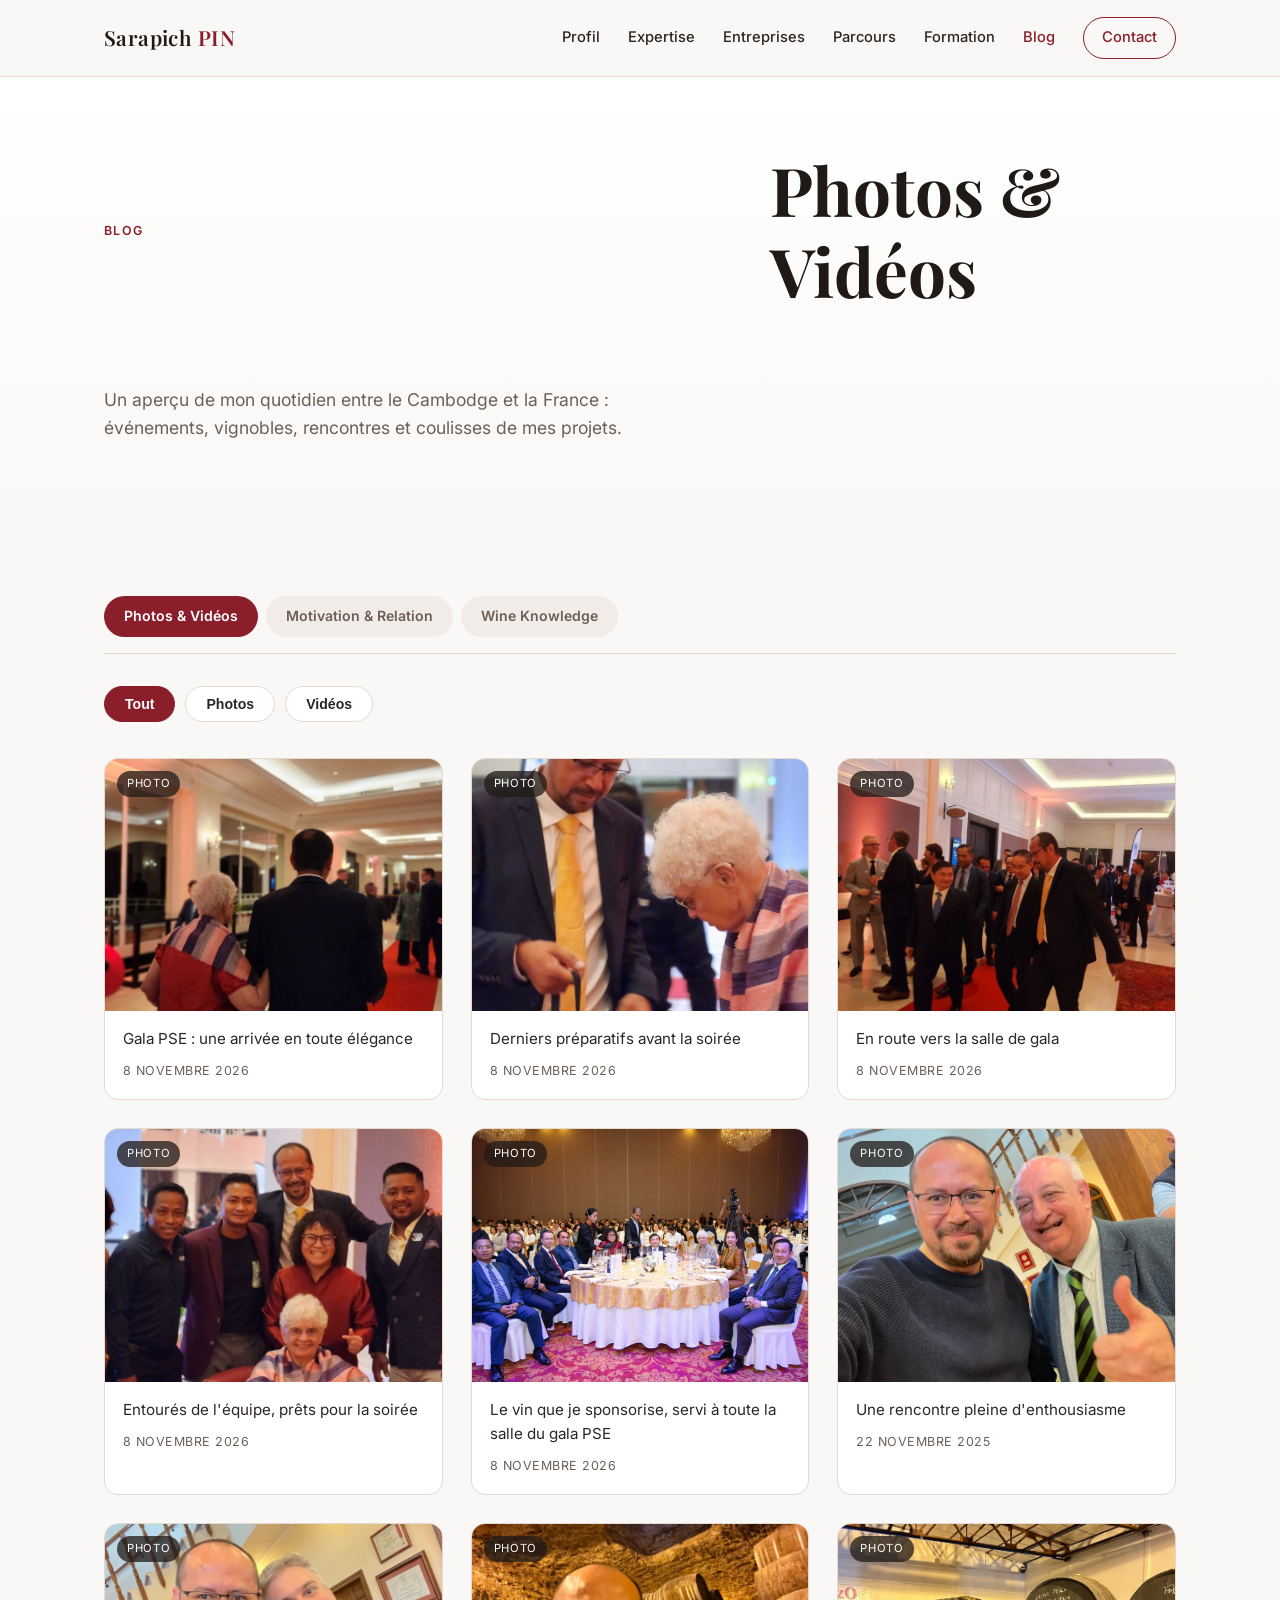
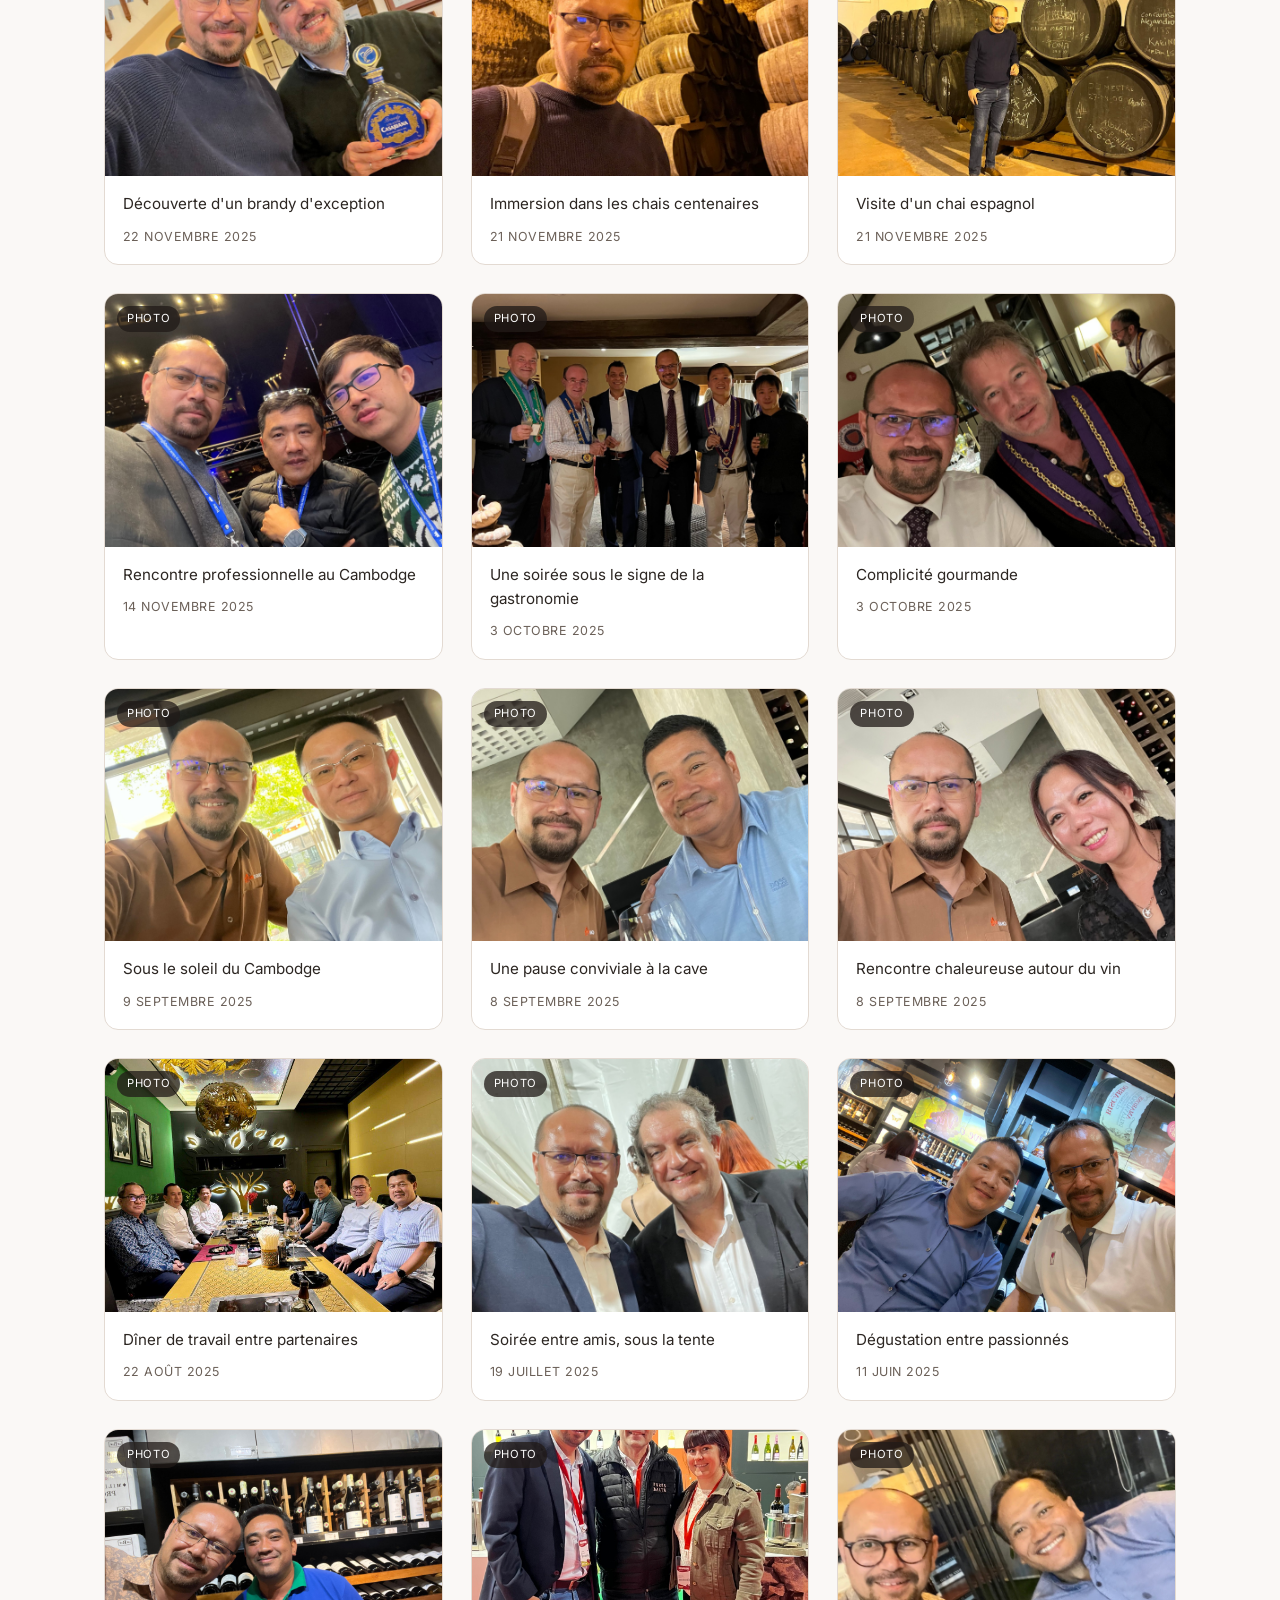
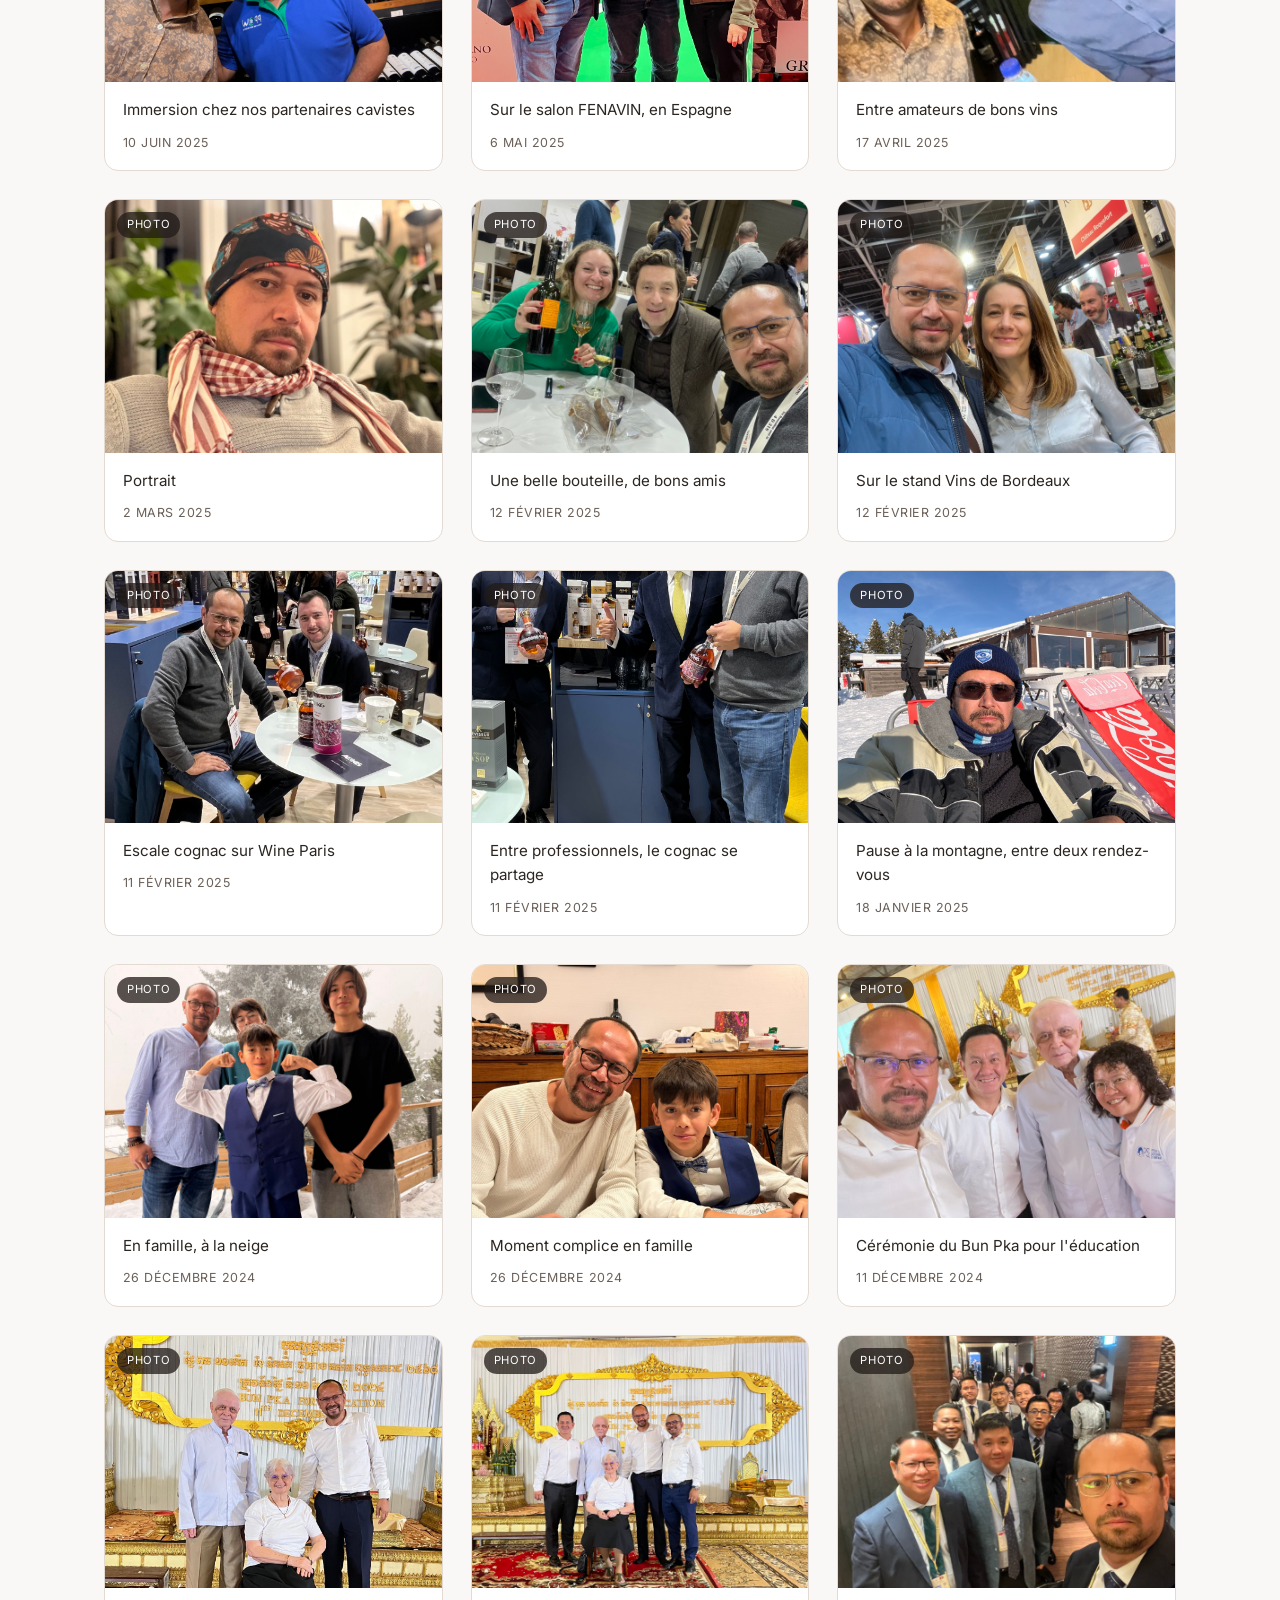
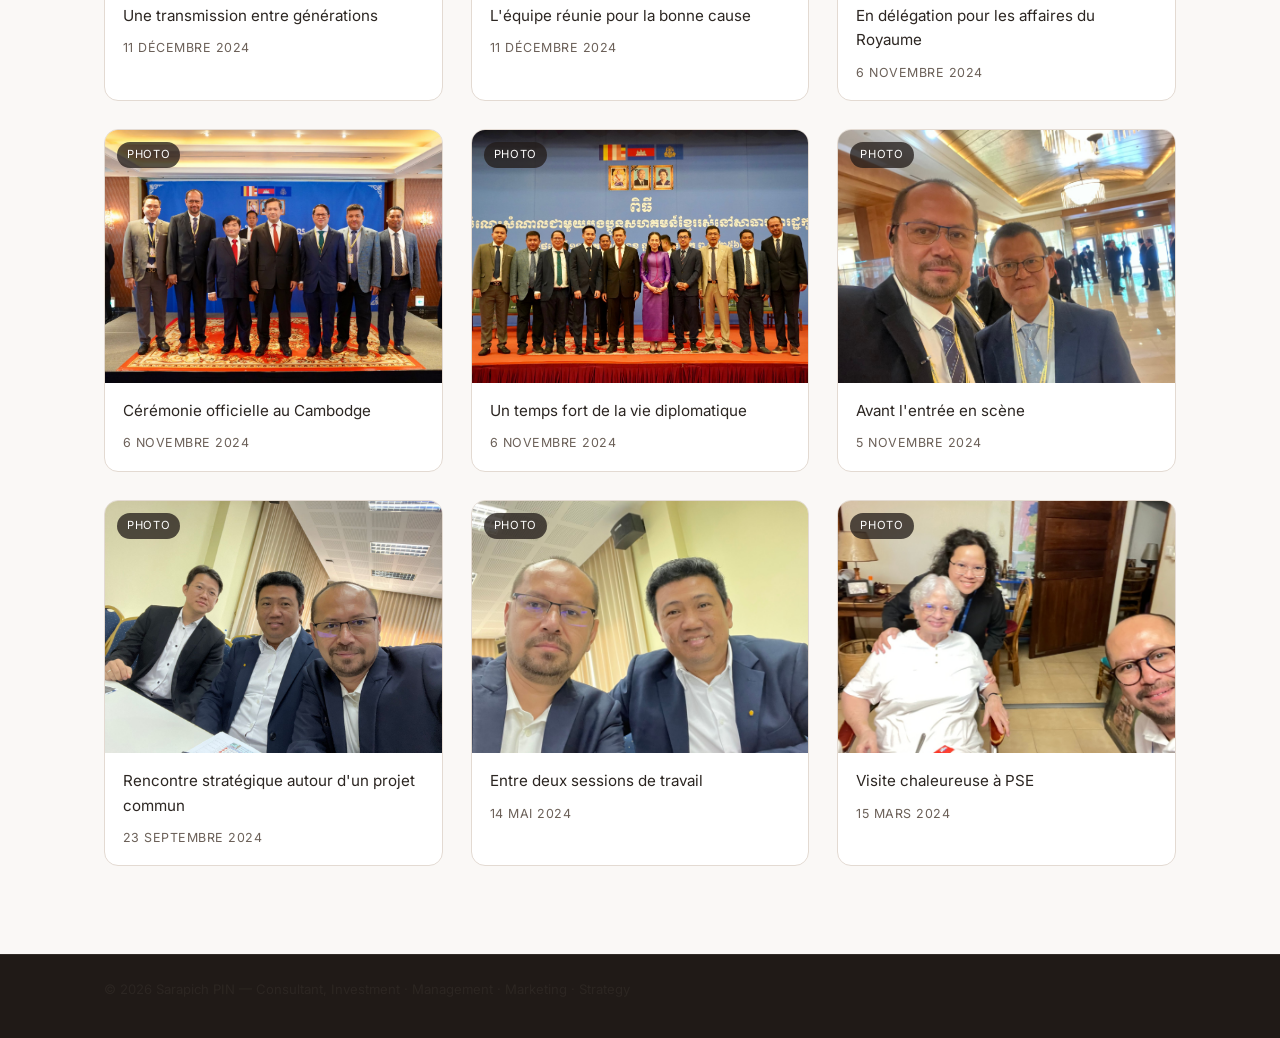
<file: blog.html>
<!doctype html>
<html lang="fr">
<head>
<meta charset="UTF-8">
<meta name="viewport" content="width=device-width, initial-scale=1.0">
<title>Blog — Photos &amp; Vidéos | Sarapich PIN</title>
<meta name="description" content="Photos et vidéos de Sarapich PIN — vie professionnelle, entrepreneuriat dans le vin et actualités.">
<link rel="preconnect" href="https://fonts.googleapis.com">
<link rel="preconnect" href="https://fonts.gstatic.com" crossorigin>
<link href="https://fonts.googleapis.com/css2?family=Playfair+Display:wght@500;600;700&family=Inter:wght@400;500;600;700&display=swap" rel="stylesheet">
<link rel="stylesheet" href="css/style.css">
</head>
<body>

<header class="site-header" id="top">
  <div class="container header-inner">
    <a href="index.html" class="logo">Sarapich <span>PIN</span></a>
    <nav class="nav" id="nav">
      <a href="index.html#about">Profil</a>
      <a href="index.html#expertise">Expertise</a>
      <a href="index.html#ventures">Entreprises</a>
      <a href="index.html#experience">Parcours</a>
      <a href="index.html#credentials">Formation</a>
      <a href="blog.html" class="active">Blog</a>
      <a href="index.html#contact" class="nav-cta">Contact</a>
    </nav>
    <button class="nav-toggle" id="navToggle" aria-label="Ouvrir le menu" aria-expanded="false">
      <span></span><span></span><span></span>
    </button>
  </div>
</header>

<main>

  <section class="hero hero-compact">
    <div class="container hero-inner">
      <p class="eyebrow">Blog</p>
      <h1>Photos &amp; Vidéos</h1>
      <p class="hero-lead">
        Un aperçu de mon quotidien entre le Cambodge et la France : événements,
        vignobles, rencontres et coulisses de mes projets.
      </p>
    </div>
  </section>

  <section class="section">
    <div class="container">
      <div class="page-switcher">
        <a href="blog.html" class="switcher-btn is-active">Photos &amp; Vidéos</a>
        <a href="motivation-relation.html" class="switcher-btn">Motivation &amp; Relation</a>
        <a href="wine-knowledge.html" class="switcher-btn">Wine Knowledge</a>
      </div>

      <div class="blog-filters" id="blogFilters">
        <button class="filter-btn is-active" data-filter="all">Tout</button>
        <button class="filter-btn" data-filter="image">Photos</button>
        <button class="filter-btn" data-filter="video">Vidéos</button>
      </div>

      <div class="blog-grid" id="blogGrid">
        <!-- Les publications sont générées automatiquement depuis js/blog-data.js -->
      </div>

      <p class="blog-empty" id="blogEmpty" hidden>
        Aucune publication pour le moment. Ajoutez vos photos et vidéos dans
        <code>js/blog-data.js</code>.
      </p>
    </div>
  </section>

</main>

<footer class="site-footer">
  <div class="container">
    <p>&copy; <span id="year"></span> Sarapich PIN — Consultant, Investment · Management · Marketing · Strategy</p>
  </div>
</footer>

<div class="lightbox" id="lightbox" hidden>
  <button class="lightbox-close" id="lightboxClose" aria-label="Fermer">&times;</button>
  <div class="lightbox-content" id="lightboxContent"></div>
</div>

<script src="js/blog-data.js"></script>
<script src="js/blog.js"></script>
<script src="js/script.js"></script>
</body>
</html>
</file>
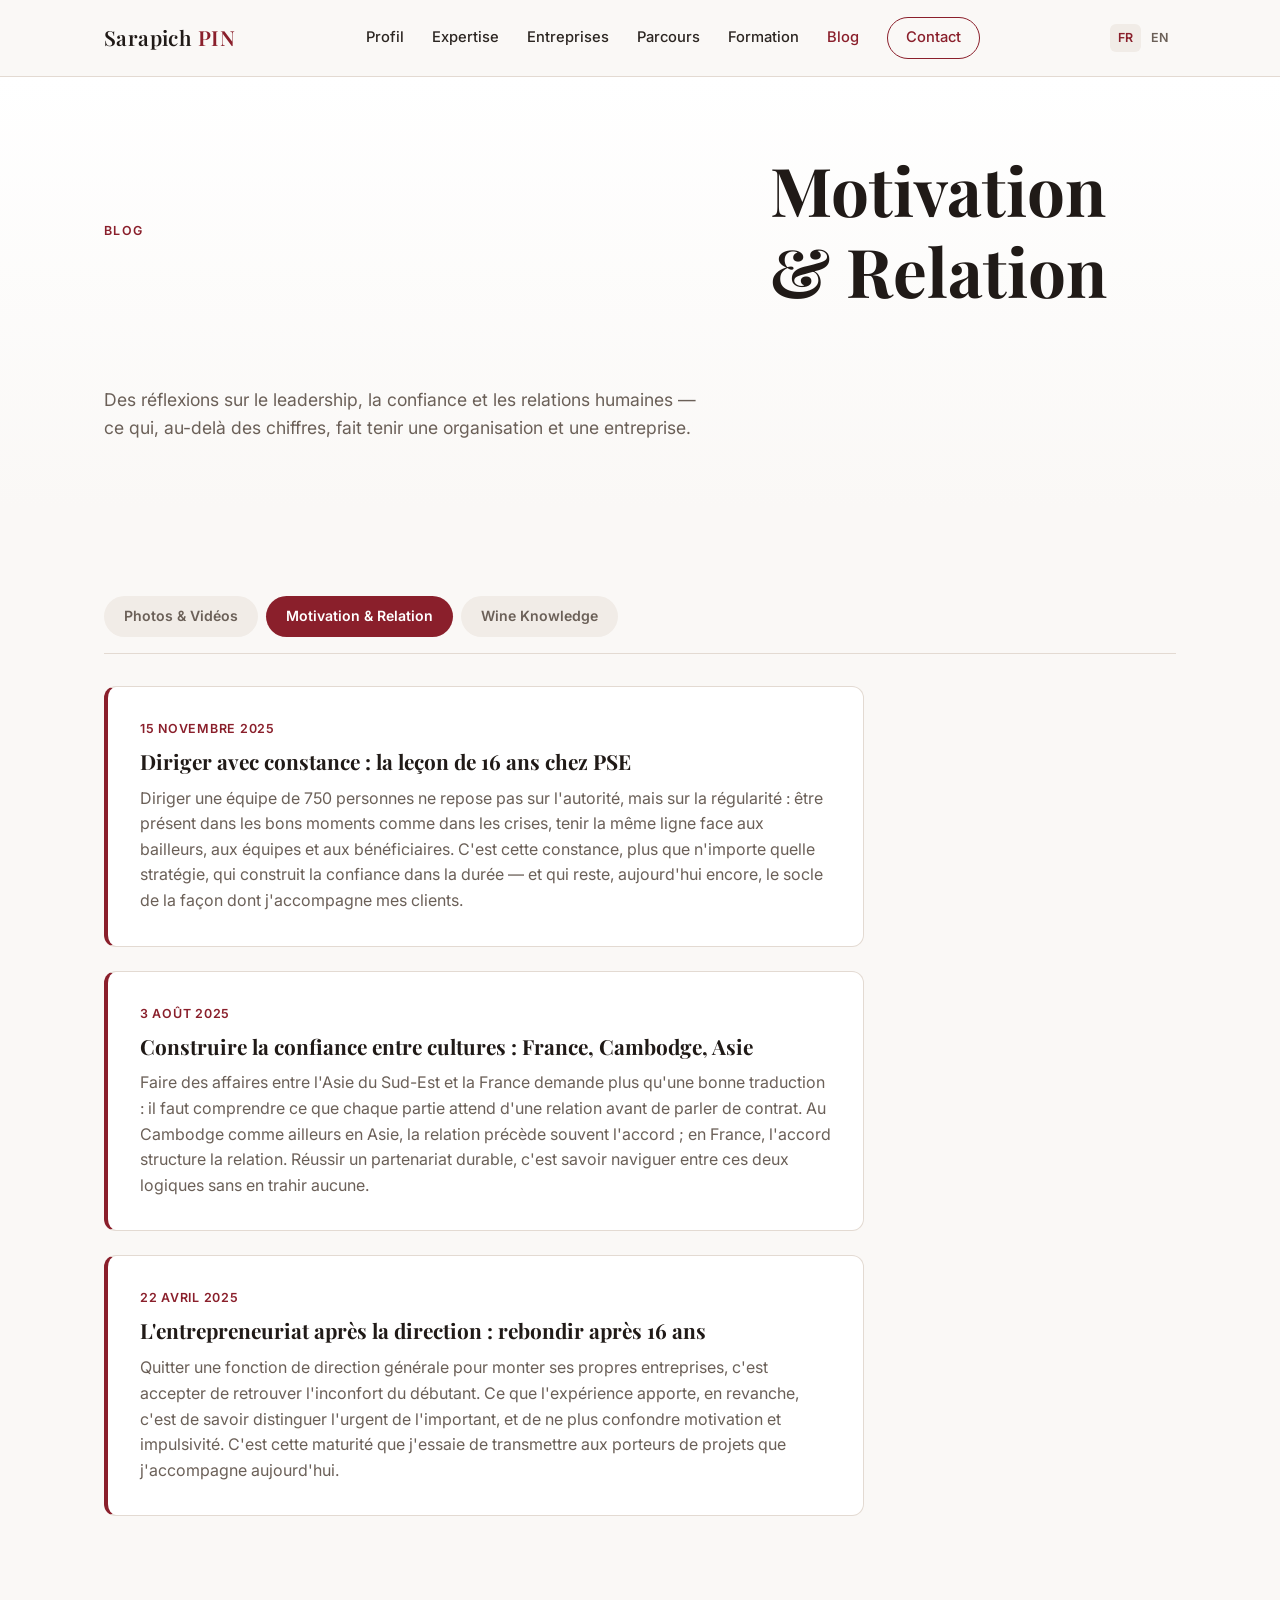
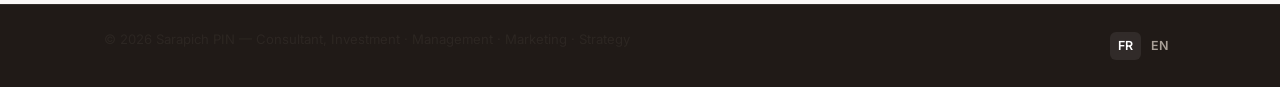
<file: motivation-relation.html>
<!doctype html>
<html lang="fr">
<head>
<meta charset="UTF-8">
<meta name="viewport" content="width=device-width, initial-scale=1.0">
<title>Motivation &amp; Relation | Sarapich PIN</title>
<meta name="description" content="Réflexions de Sarapich PIN sur le leadership, la motivation et les relations humaines et professionnelles entre l'Asie et la France.">
<link rel="preconnect" href="https://fonts.googleapis.com">
<link rel="preconnect" href="https://fonts.gstatic.com" crossorigin>
<link href="https://fonts.googleapis.com/css2?family=Playfair+Display:wght@500;600;700&family=Inter:wght@400;500;600;700&display=swap" rel="stylesheet">
<link rel="stylesheet" href="css/style.css">
</head>
<body>

<header class="site-header" id="top">
  <div class="container header-inner">
    <a href="index.html" class="logo">Sarapich <span>PIN</span></a>
    <nav class="nav" id="nav">
      <a href="index.html#about">Profil</a>
      <a href="index.html#expertise">Expertise</a>
      <a href="index.html#ventures">Entreprises</a>
      <a href="index.html#experience">Parcours</a>
      <a href="index.html#credentials">Formation</a>
      <a href="blog.html" class="active">Blog</a>
      <a href="index.html#contact" class="nav-cta">Contact</a>
    </nav>
    <div class="header-actions">
      <div class="lang-switch">
        <a href="motivation-relation.html" class="is-active">FR</a>
        <a href="en/motivation-relation.html">EN</a>
      </div>
      <button class="nav-toggle" id="navToggle" aria-label="Ouvrir le menu" aria-expanded="false">
        <span></span><span></span><span></span>
      </button>
    </div>
  </div>
</header>

<main>

  <section class="hero hero-compact">
    <div class="container hero-inner">
      <p class="eyebrow">Blog</p>
      <h1>Motivation &amp; Relation</h1>
      <p class="hero-lead">
        Des réflexions sur le leadership, la confiance et les relations humaines —
        ce qui, au-delà des chiffres, fait tenir une organisation et une entreprise.
      </p>
    </div>
  </section>

  <section class="section">
    <div class="container">
      <div class="page-switcher">
        <a href="blog.html" class="switcher-btn">Photos &amp; Vidéos</a>
        <a href="motivation-relation.html" class="switcher-btn is-active">Motivation &amp; Relation</a>
        <a href="wine-knowledge.html" class="switcher-btn">Wine Knowledge</a>
      </div>

      <!--
        Ajouter un article : dupliquez un bloc <article class="article-card"> ci-dessous
        et modifiez le titre, la date et le texte.
      -->
      <div class="article-list">

        <article class="article-card">
          <time class="article-date">15 novembre 2025</time>
          <h2>Diriger avec constance : la leçon de 16 ans chez PSE</h2>
          <p>
            Diriger une équipe de 750 personnes ne repose pas sur l'autorité, mais sur la
            régularité : être présent dans les bons moments comme dans les crises, tenir la même
            ligne face aux bailleurs, aux équipes et aux bénéficiaires. C'est cette constance,
            plus que n'importe quelle stratégie, qui construit la confiance dans la durée —
            et qui reste, aujourd'hui encore, le socle de la façon dont j'accompagne mes clients.
          </p>
        </article>

        <article class="article-card">
          <time class="article-date">3 août 2025</time>
          <h2>Construire la confiance entre cultures : France, Cambodge, Asie</h2>
          <p>
            Faire des affaires entre l'Asie du Sud-Est et la France demande plus qu'une bonne
            traduction : il faut comprendre ce que chaque partie attend d'une relation avant de
            parler de contrat. Au Cambodge comme ailleurs en Asie, la relation précède souvent
            l'accord ; en France, l'accord structure la relation. Réussir un partenariat
            durable, c'est savoir naviguer entre ces deux logiques sans en trahir aucune.
          </p>
        </article>

        <article class="article-card">
          <time class="article-date">22 avril 2025</time>
          <h2>L'entrepreneuriat après la direction : rebondir après 16 ans</h2>
          <p>
            Quitter une fonction de direction générale pour monter ses propres entreprises,
            c'est accepter de retrouver l'inconfort du débutant. Ce que l'expérience apporte,
            en revanche, c'est de savoir distinguer l'urgent de l'important, et de ne plus
            confondre motivation et impulsivité. C'est cette maturité que j'essaie de transmettre
            aux porteurs de projets que j'accompagne aujourd'hui.
          </p>
        </article>

      </div>
    </div>
  </section>

</main>

<footer class="site-footer">
  <div class="container footer-inner">
    <p>&copy; <span id="year"></span> Sarapich PIN — Consultant, Investment · Management · Marketing · Strategy</p>
    <div class="lang-switch">
      <a href="motivation-relation.html" class="is-active">FR</a>
      <a href="en/motivation-relation.html">EN</a>
    </div>
  </div>
</footer>

<script src="js/script.js"></script>
</body>
</html>
</file>
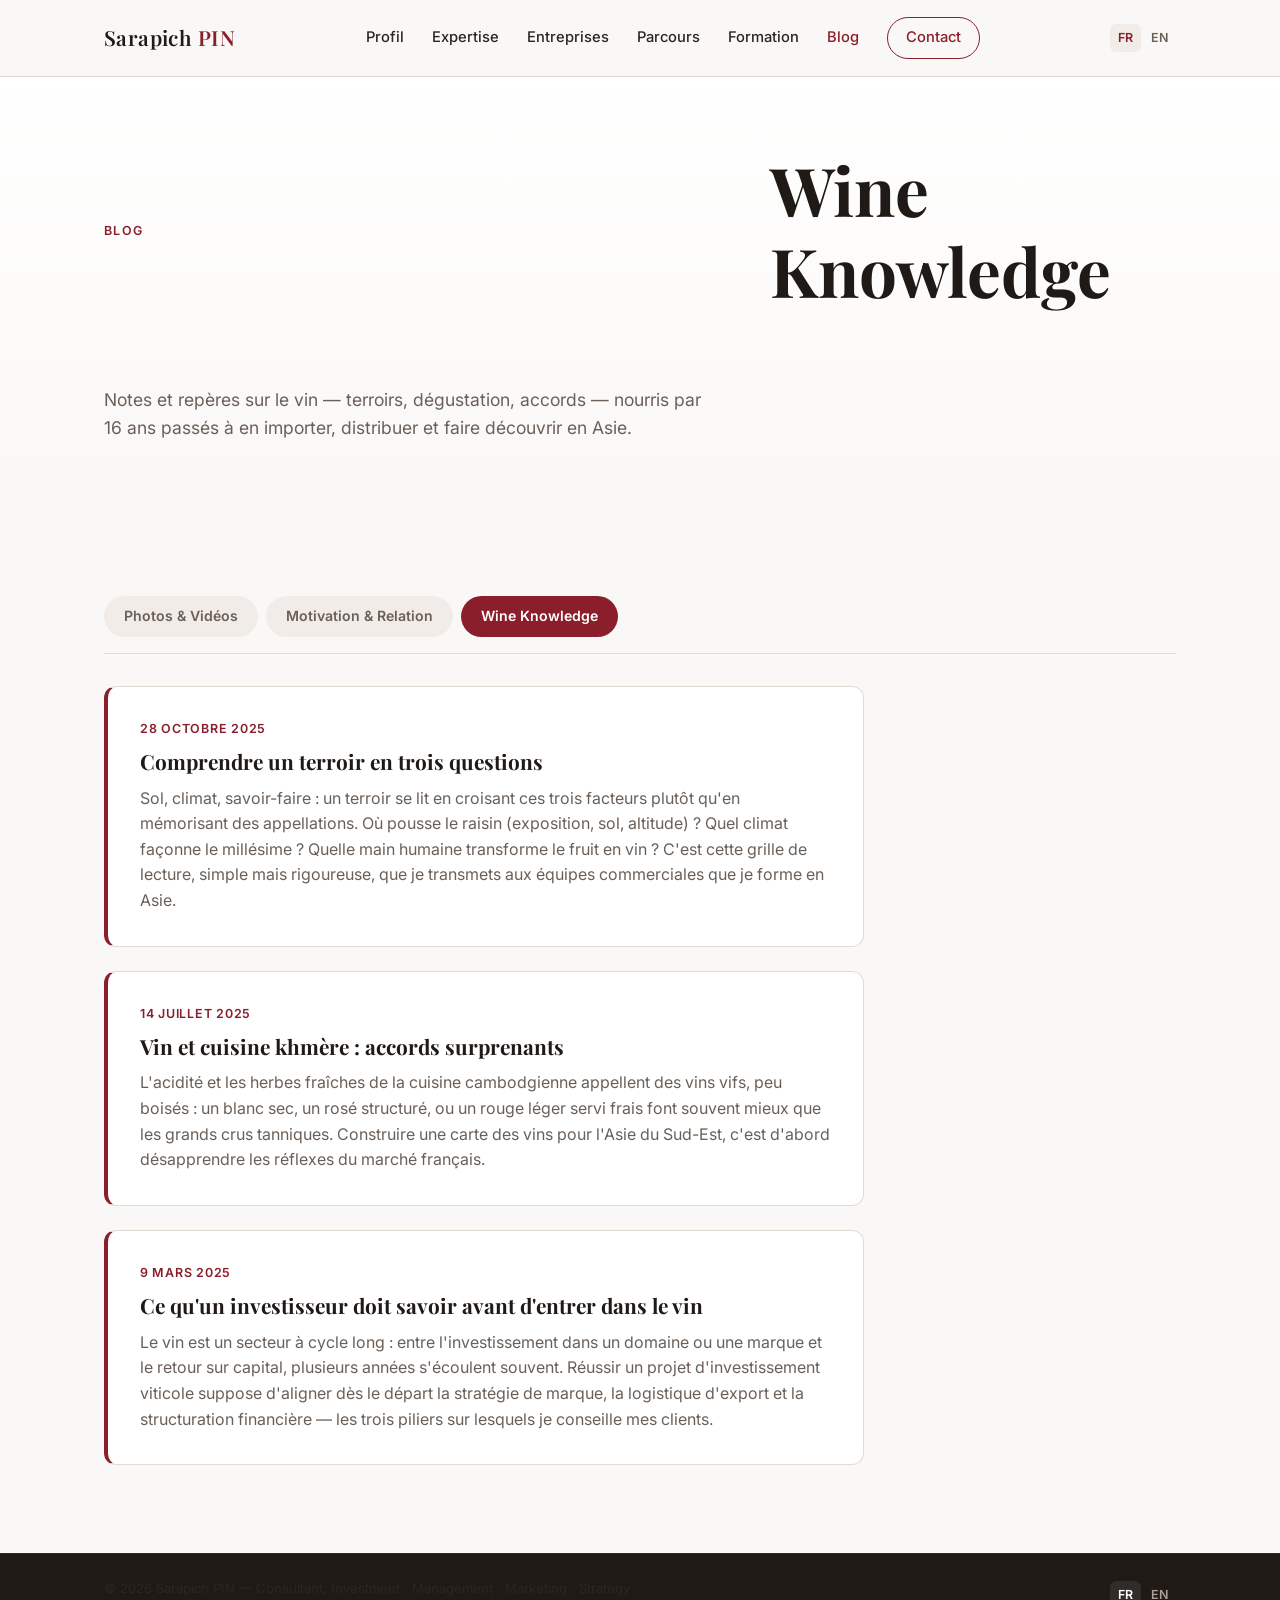
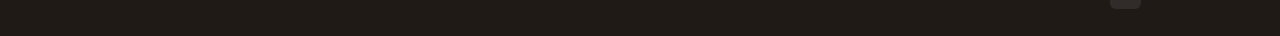
<file: wine-knowledge.html>
<!doctype html>
<html lang="fr">
<head>
<meta charset="UTF-8">
<meta name="viewport" content="width=device-width, initial-scale=1.0">
<title>Wine Knowledge | Sarapich PIN</title>
<meta name="description" content="Notes de Sarapich PIN sur le vin — terroirs, dégustation et accords, avec une expertise particulière sur les marchés asiatiques.">
<link rel="preconnect" href="https://fonts.googleapis.com">
<link rel="preconnect" href="https://fonts.gstatic.com" crossorigin>
<link href="https://fonts.googleapis.com/css2?family=Playfair+Display:wght@500;600;700&family=Inter:wght@400;500;600;700&display=swap" rel="stylesheet">
<link rel="stylesheet" href="css/style.css">
</head>
<body>

<header class="site-header" id="top">
  <div class="container header-inner">
    <a href="index.html" class="logo">Sarapich <span>PIN</span></a>
    <nav class="nav" id="nav">
      <a href="index.html#about">Profil</a>
      <a href="index.html#expertise">Expertise</a>
      <a href="index.html#ventures">Entreprises</a>
      <a href="index.html#experience">Parcours</a>
      <a href="index.html#credentials">Formation</a>
      <a href="blog.html" class="active">Blog</a>
      <a href="index.html#contact" class="nav-cta">Contact</a>
    </nav>
    <div class="header-actions">
      <div class="lang-switch">
        <a href="wine-knowledge.html" class="is-active">FR</a>
        <a href="en/wine-knowledge.html">EN</a>
      </div>
      <button class="nav-toggle" id="navToggle" aria-label="Ouvrir le menu" aria-expanded="false">
        <span></span><span></span><span></span>
      </button>
    </div>
  </div>
</header>

<main>

  <section class="hero hero-compact">
    <div class="container hero-inner">
      <p class="eyebrow">Blog</p>
      <h1>Wine Knowledge</h1>
      <p class="hero-lead">
        Notes et repères sur le vin — terroirs, dégustation, accords — nourris par
        16 ans passés à en importer, distribuer et faire découvrir en Asie.
      </p>
    </div>
  </section>

  <section class="section">
    <div class="container">
      <div class="page-switcher">
        <a href="blog.html" class="switcher-btn">Photos &amp; Vidéos</a>
        <a href="motivation-relation.html" class="switcher-btn">Motivation &amp; Relation</a>
        <a href="wine-knowledge.html" class="switcher-btn is-active">Wine Knowledge</a>
      </div>

      <!--
        Ajouter un article : dupliquez un bloc <article class="article-card"> ci-dessous
        et modifiez le titre, la date et le texte.
      -->
      <div class="article-list">

        <article class="article-card">
          <time class="article-date">28 octobre 2025</time>
          <h2>Comprendre un terroir en trois questions</h2>
          <p>
            Sol, climat, savoir-faire : un terroir se lit en croisant ces trois facteurs plutôt
            qu'en mémorisant des appellations. Où pousse le raisin (exposition, sol, altitude) ?
            Quel climat façonne le millésime ? Quelle main humaine transforme le fruit en vin ?
            C'est cette grille de lecture, simple mais rigoureuse, que je transmets aux équipes
            commerciales que je forme en Asie.
          </p>
        </article>

        <article class="article-card">
          <time class="article-date">14 juillet 2025</time>
          <h2>Vin et cuisine khmère : accords surprenants</h2>
          <p>
            L'acidité et les herbes fraîches de la cuisine cambodgienne appellent des vins vifs,
            peu boisés : un blanc sec, un rosé structuré, ou un rouge léger servi frais font
            souvent mieux que les grands crus tanniques. Construire une carte des vins pour
            l'Asie du Sud-Est, c'est d'abord désapprendre les réflexes du marché français.
          </p>
        </article>

        <article class="article-card">
          <time class="article-date">9 mars 2025</time>
          <h2>Ce qu'un investisseur doit savoir avant d'entrer dans le vin</h2>
          <p>
            Le vin est un secteur à cycle long : entre l'investissement dans un domaine ou une
            marque et le retour sur capital, plusieurs années s'écoulent souvent. Réussir un
            projet d'investissement viticole suppose d'aligner dès le départ la stratégie de
            marque, la logistique d'export et la structuration financière — les trois piliers
            sur lesquels je conseille mes clients.
          </p>
        </article>

      </div>
    </div>
  </section>

</main>

<footer class="site-footer">
  <div class="container footer-inner">
    <p>&copy; <span id="year"></span> Sarapich PIN — Consultant, Investment · Management · Marketing · Strategy</p>
    <div class="lang-switch">
      <a href="wine-knowledge.html" class="is-active">FR</a>
      <a href="en/wine-knowledge.html">EN</a>
    </div>
  </div>
</footer>

<script src="js/script.js"></script>
</body>
</html>
</file>
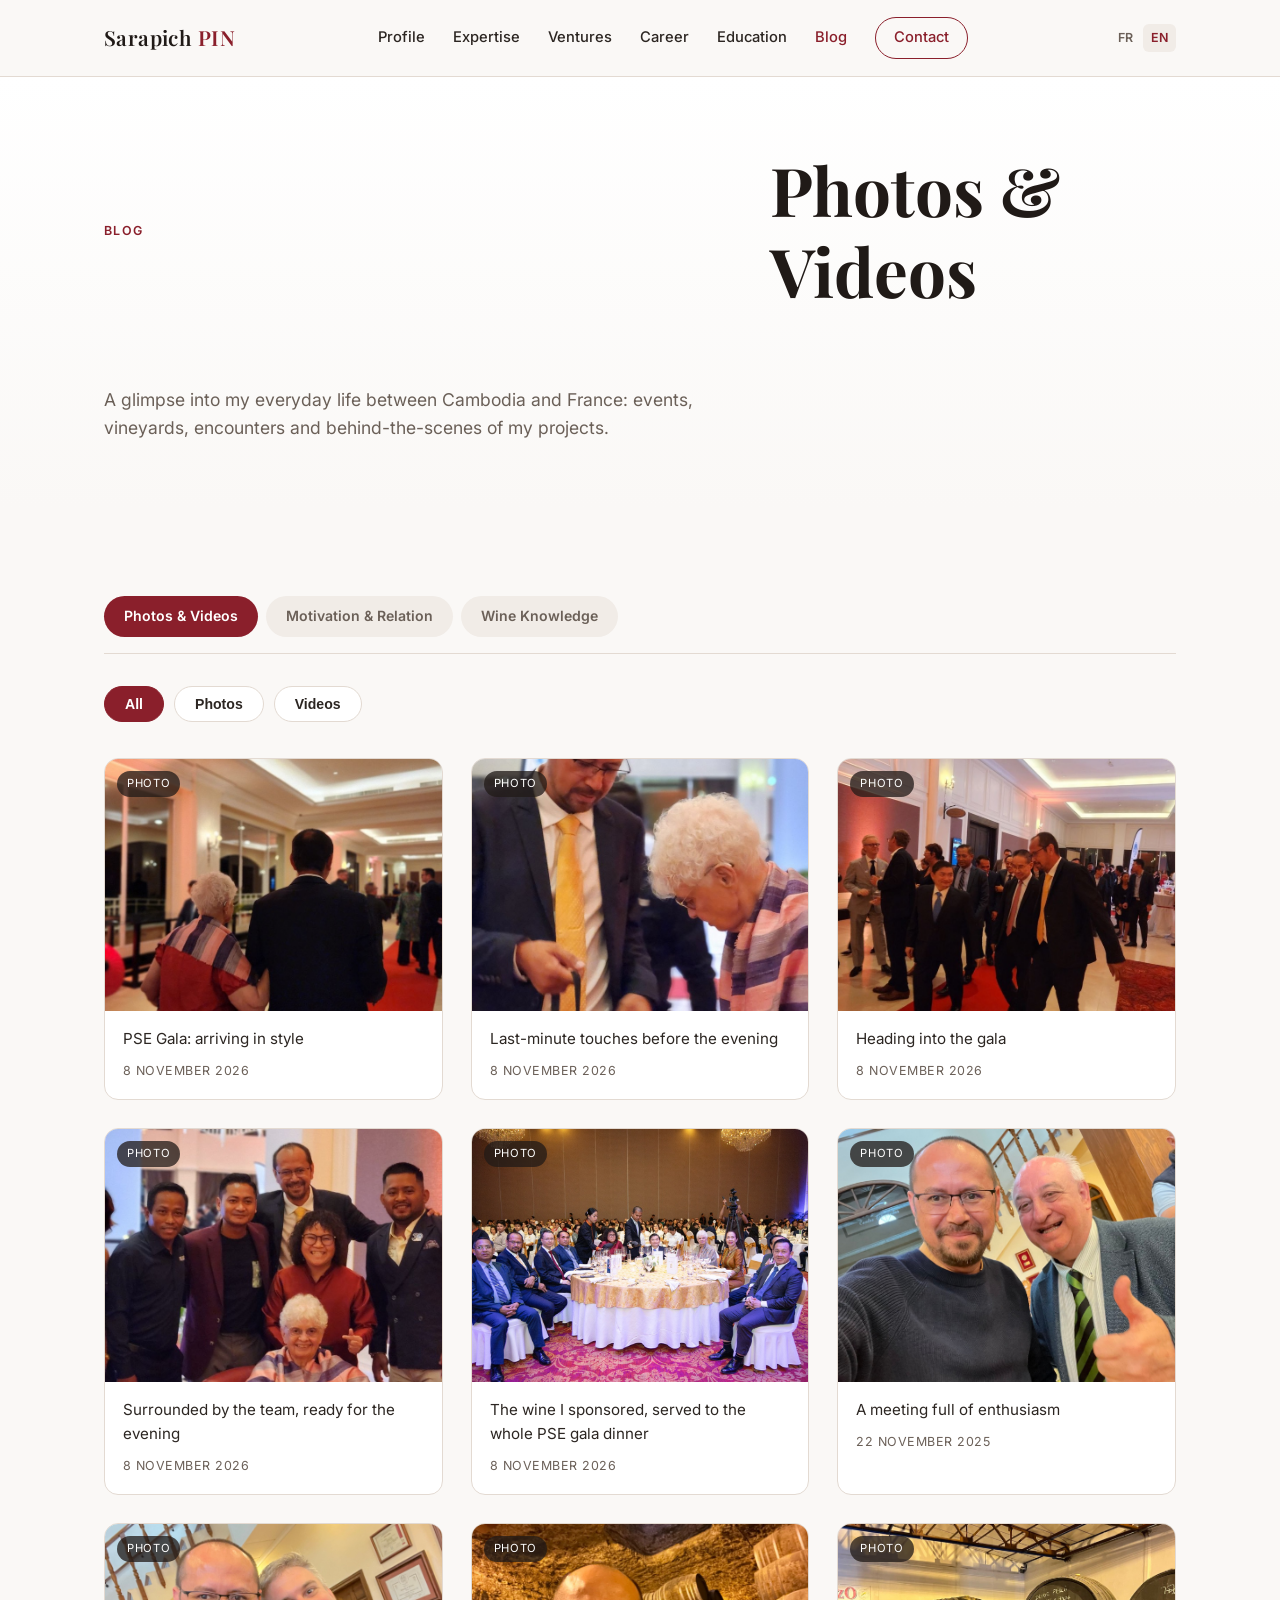
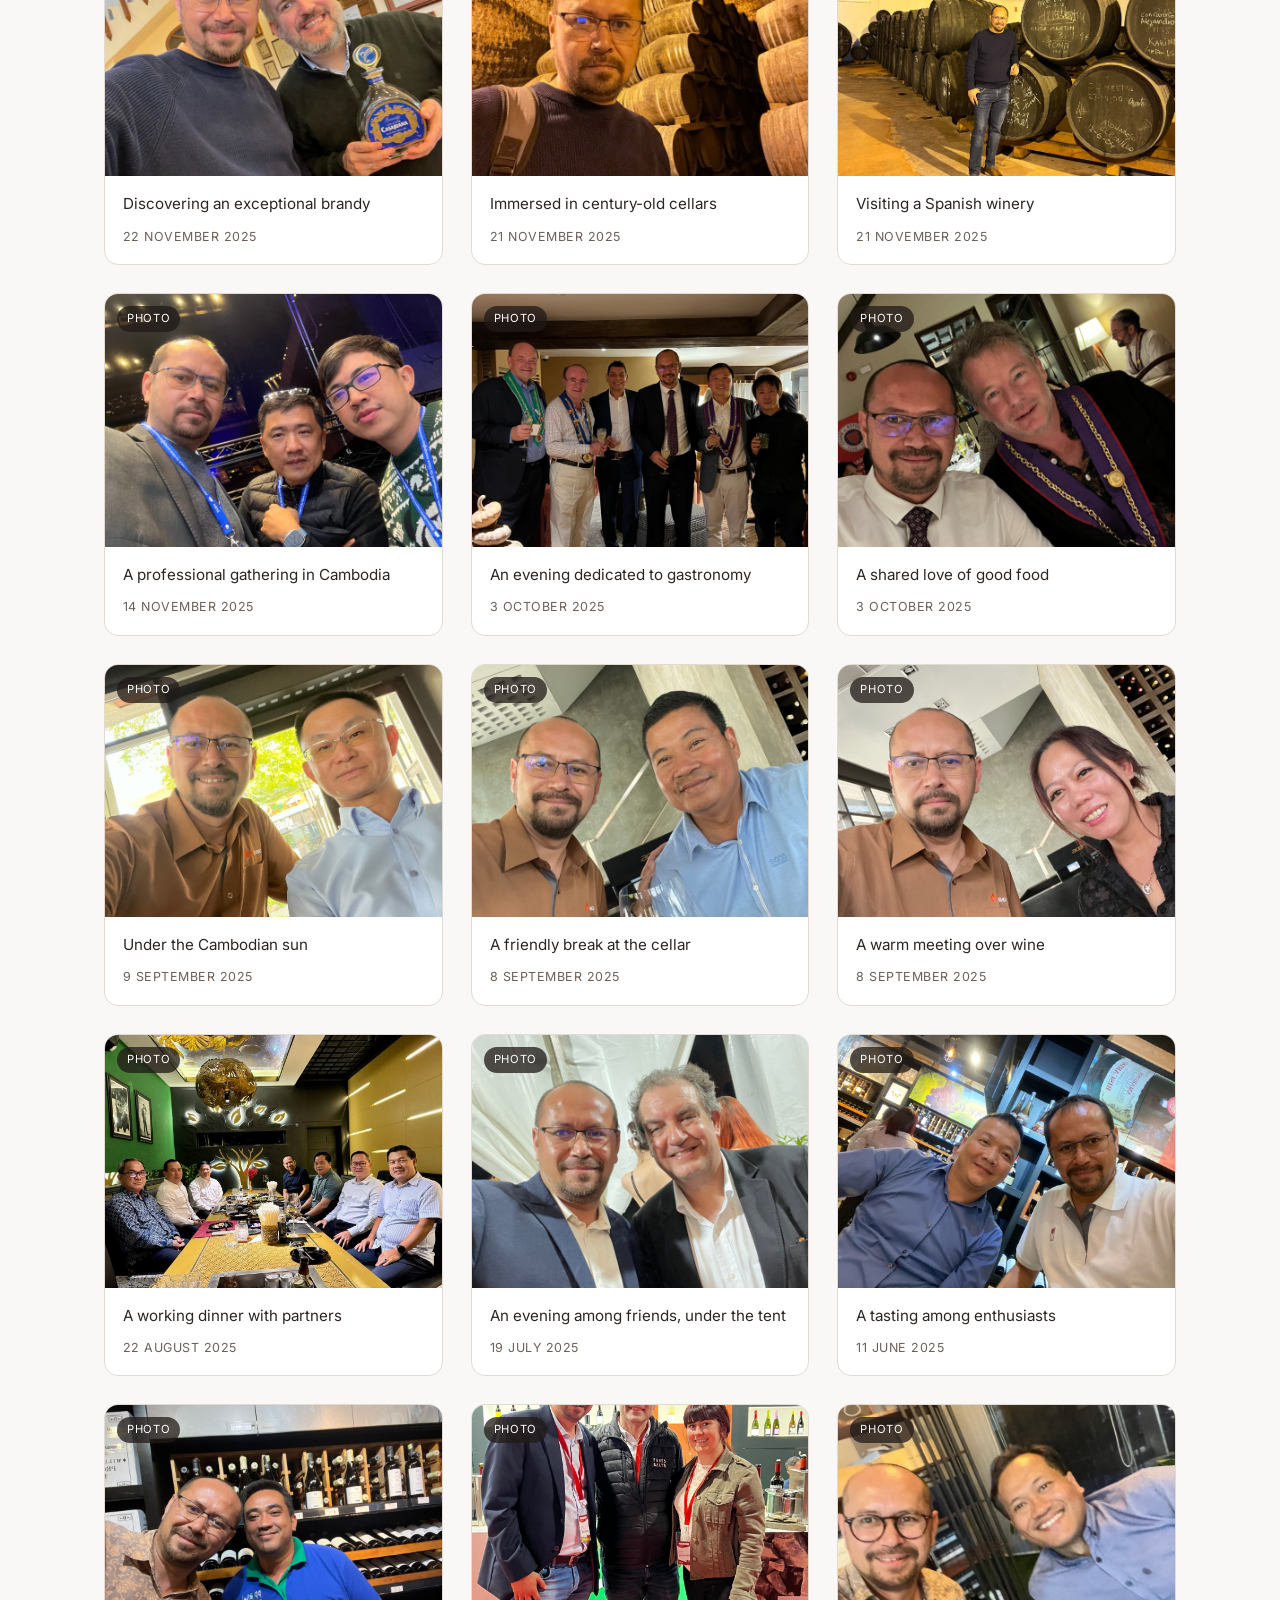
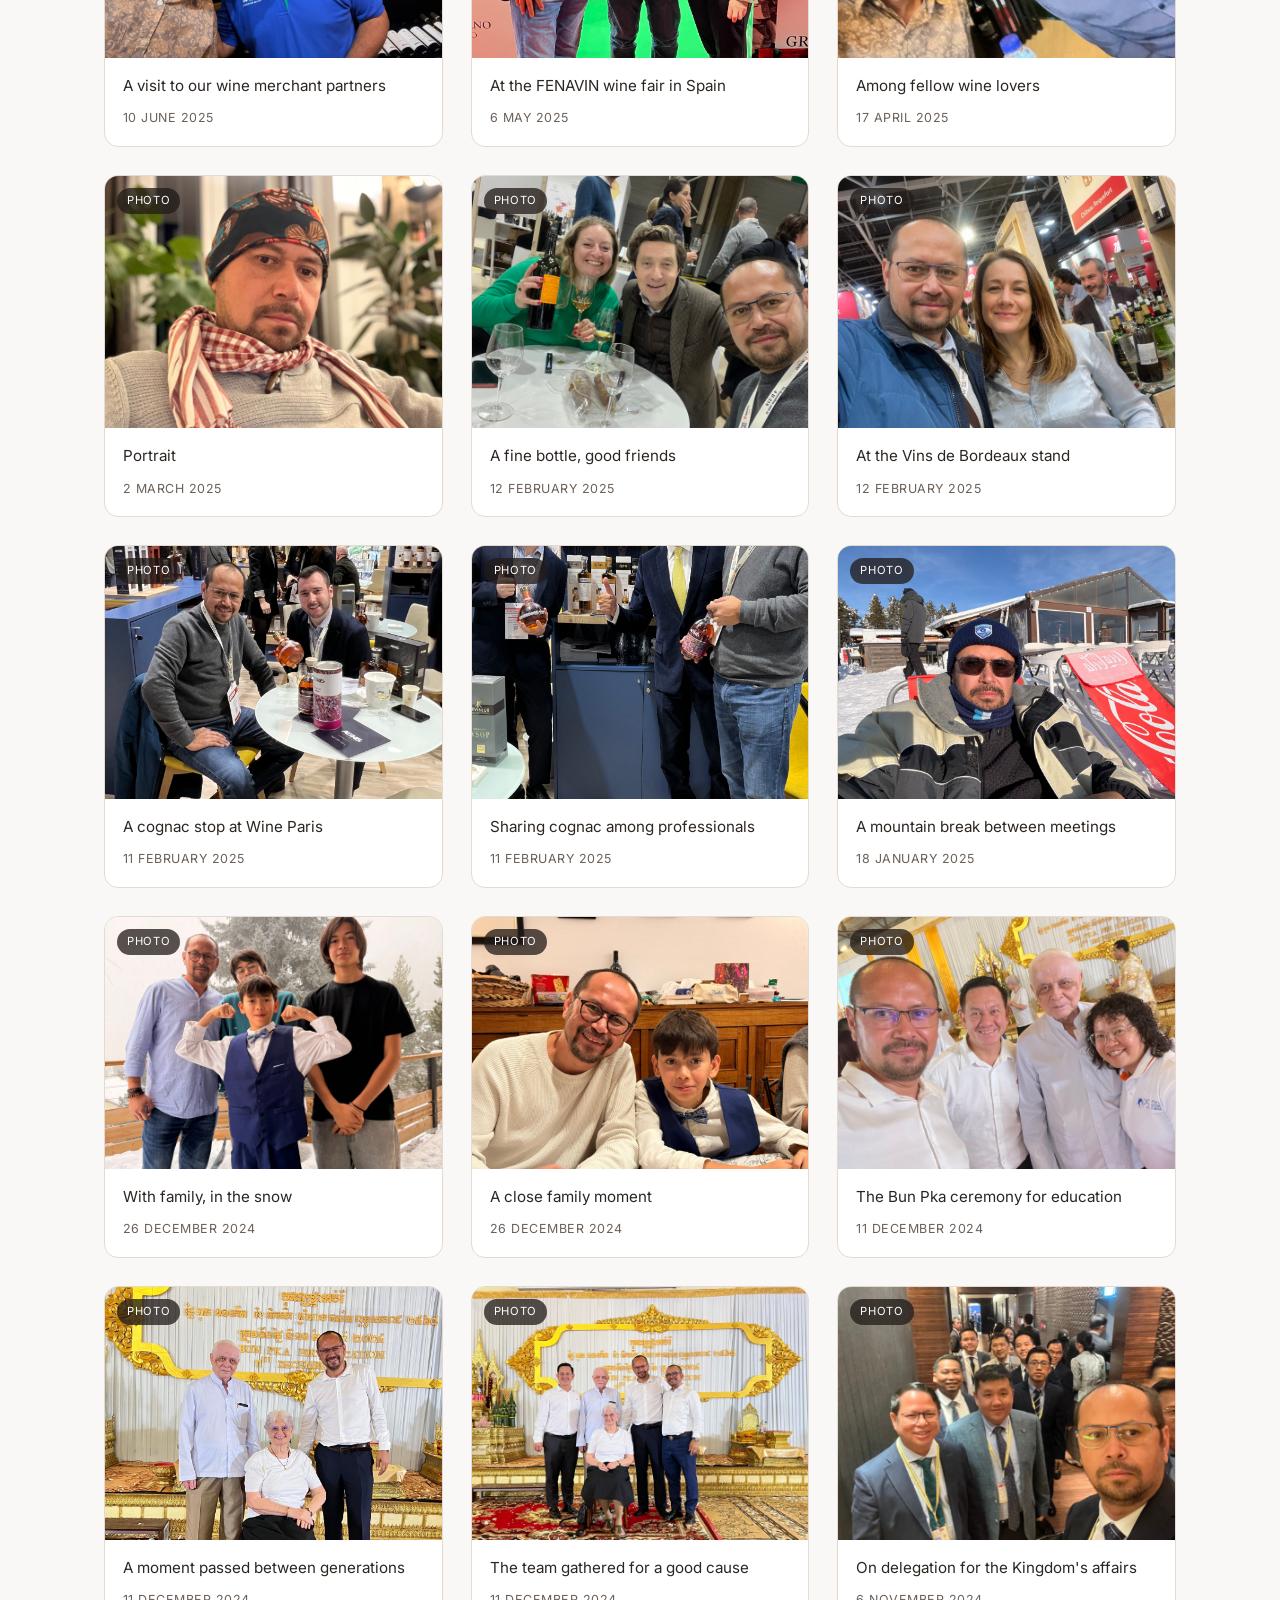
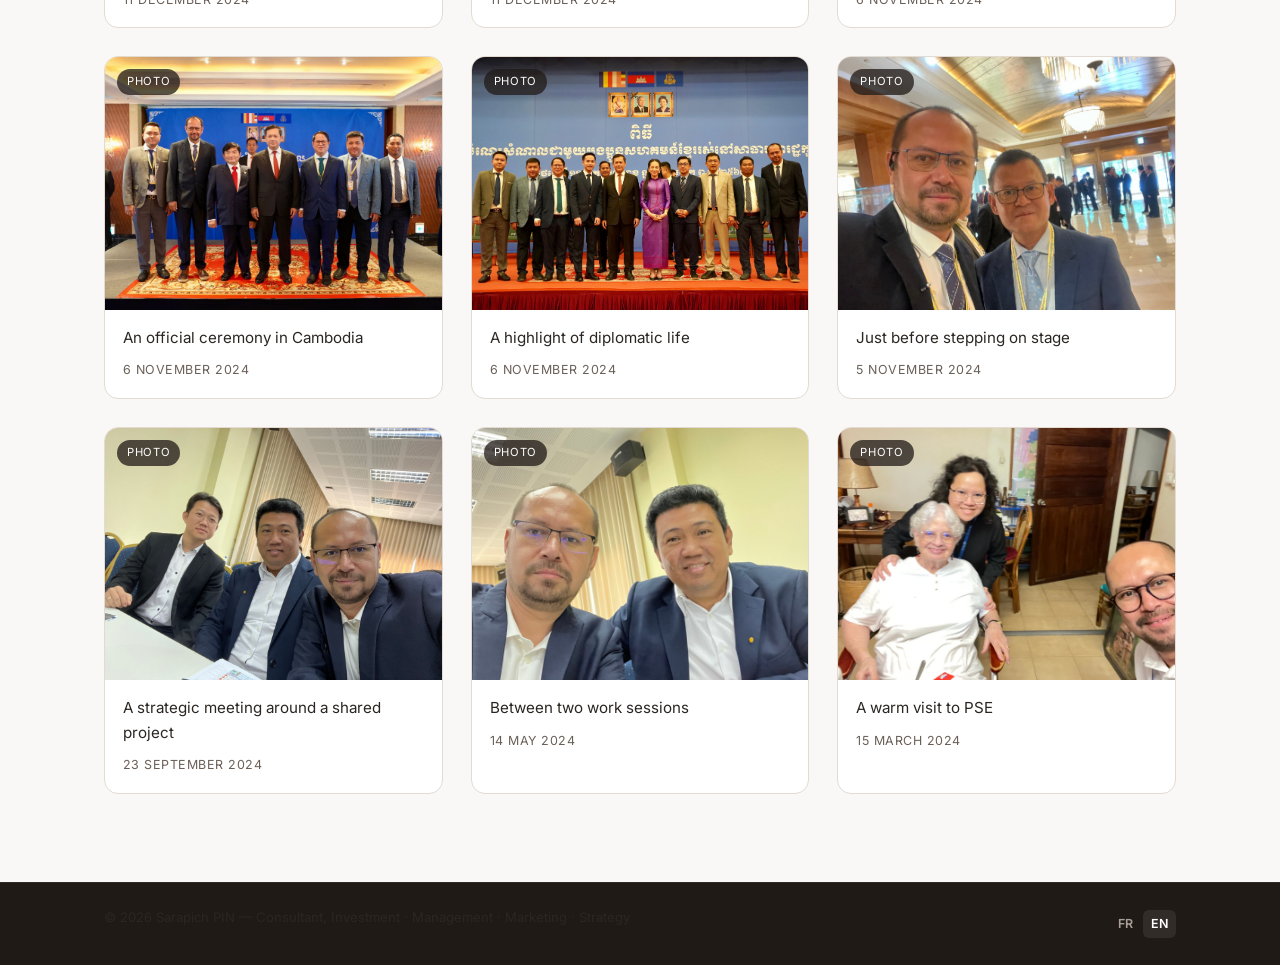
<file: en/blog.html>
<!doctype html>
<html lang="en">
<head>
<meta charset="UTF-8">
<meta name="viewport" content="width=device-width, initial-scale=1.0">
<title>Blog — Photos &amp; Videos | Sarapich PIN</title>
<meta name="description" content="Photos and videos of Sarapich PIN — professional life, wine entrepreneurship and news.">
<link rel="preconnect" href="https://fonts.googleapis.com">
<link rel="preconnect" href="https://fonts.gstatic.com" crossorigin>
<link href="https://fonts.googleapis.com/css2?family=Playfair+Display:wght@500;600;700&family=Inter:wght@400;500;600;700&display=swap" rel="stylesheet">
<link rel="stylesheet" href="../css/style.css">
</head>
<body>

<header class="site-header" id="top">
  <div class="container header-inner">
    <a href="index.html" class="logo">Sarapich <span>PIN</span></a>
    <nav class="nav" id="nav">
      <a href="index.html#about">Profile</a>
      <a href="index.html#expertise">Expertise</a>
      <a href="index.html#ventures">Ventures</a>
      <a href="index.html#experience">Career</a>
      <a href="index.html#credentials">Education</a>
      <a href="blog.html" class="active">Blog</a>
      <a href="index.html#contact" class="nav-cta">Contact</a>
    </nav>
    <div class="header-actions">
      <div class="lang-switch">
        <a href="../blog.html">FR</a>
        <a href="blog.html" class="is-active">EN</a>
      </div>
      <button class="nav-toggle" id="navToggle" aria-label="Open menu" aria-expanded="false">
        <span></span><span></span><span></span>
      </button>
    </div>
  </div>
</header>

<main>

  <section class="hero hero-compact">
    <div class="container hero-inner">
      <p class="eyebrow">Blog</p>
      <h1>Photos &amp; Videos</h1>
      <p class="hero-lead">
        A glimpse into my everyday life between Cambodia and France: events,
        vineyards, encounters and behind-the-scenes of my projects.
      </p>
    </div>
  </section>

  <section class="section">
    <div class="container">
      <div class="page-switcher">
        <a href="blog.html" class="switcher-btn is-active">Photos &amp; Videos</a>
        <a href="motivation-relation.html" class="switcher-btn">Motivation &amp; Relation</a>
        <a href="wine-knowledge.html" class="switcher-btn">Wine Knowledge</a>
      </div>

      <div class="blog-filters" id="blogFilters">
        <button class="filter-btn is-active" data-filter="all">All</button>
        <button class="filter-btn" data-filter="image">Photos</button>
        <button class="filter-btn" data-filter="video">Videos</button>
      </div>

      <div class="blog-grid" id="blogGrid">
        <!-- Posts are generated automatically from ../js/blog-data.js -->
      </div>

      <p class="blog-empty" id="blogEmpty" hidden>
        No posts yet. Add your photos and videos in
        <code>js/blog-data.js</code>.
      </p>
    </div>
  </section>

</main>

<footer class="site-footer">
  <div class="container footer-inner">
    <p>&copy; <span id="year"></span> Sarapich PIN — Consultant, Investment · Management · Marketing · Strategy</p>
    <div class="lang-switch">
      <a href="../blog.html">FR</a>
      <a href="blog.html" class="is-active">EN</a>
    </div>
  </div>
</footer>

<div class="lightbox" id="lightbox" hidden>
  <button class="lightbox-close" id="lightboxClose" aria-label="Close">&times;</button>
  <div class="lightbox-content" id="lightboxContent"></div>
</div>

<script src="../js/blog-data.js"></script>
<script src="../js/blog.js"></script>
<script src="../js/script.js"></script>
</body>
</html>
</file>
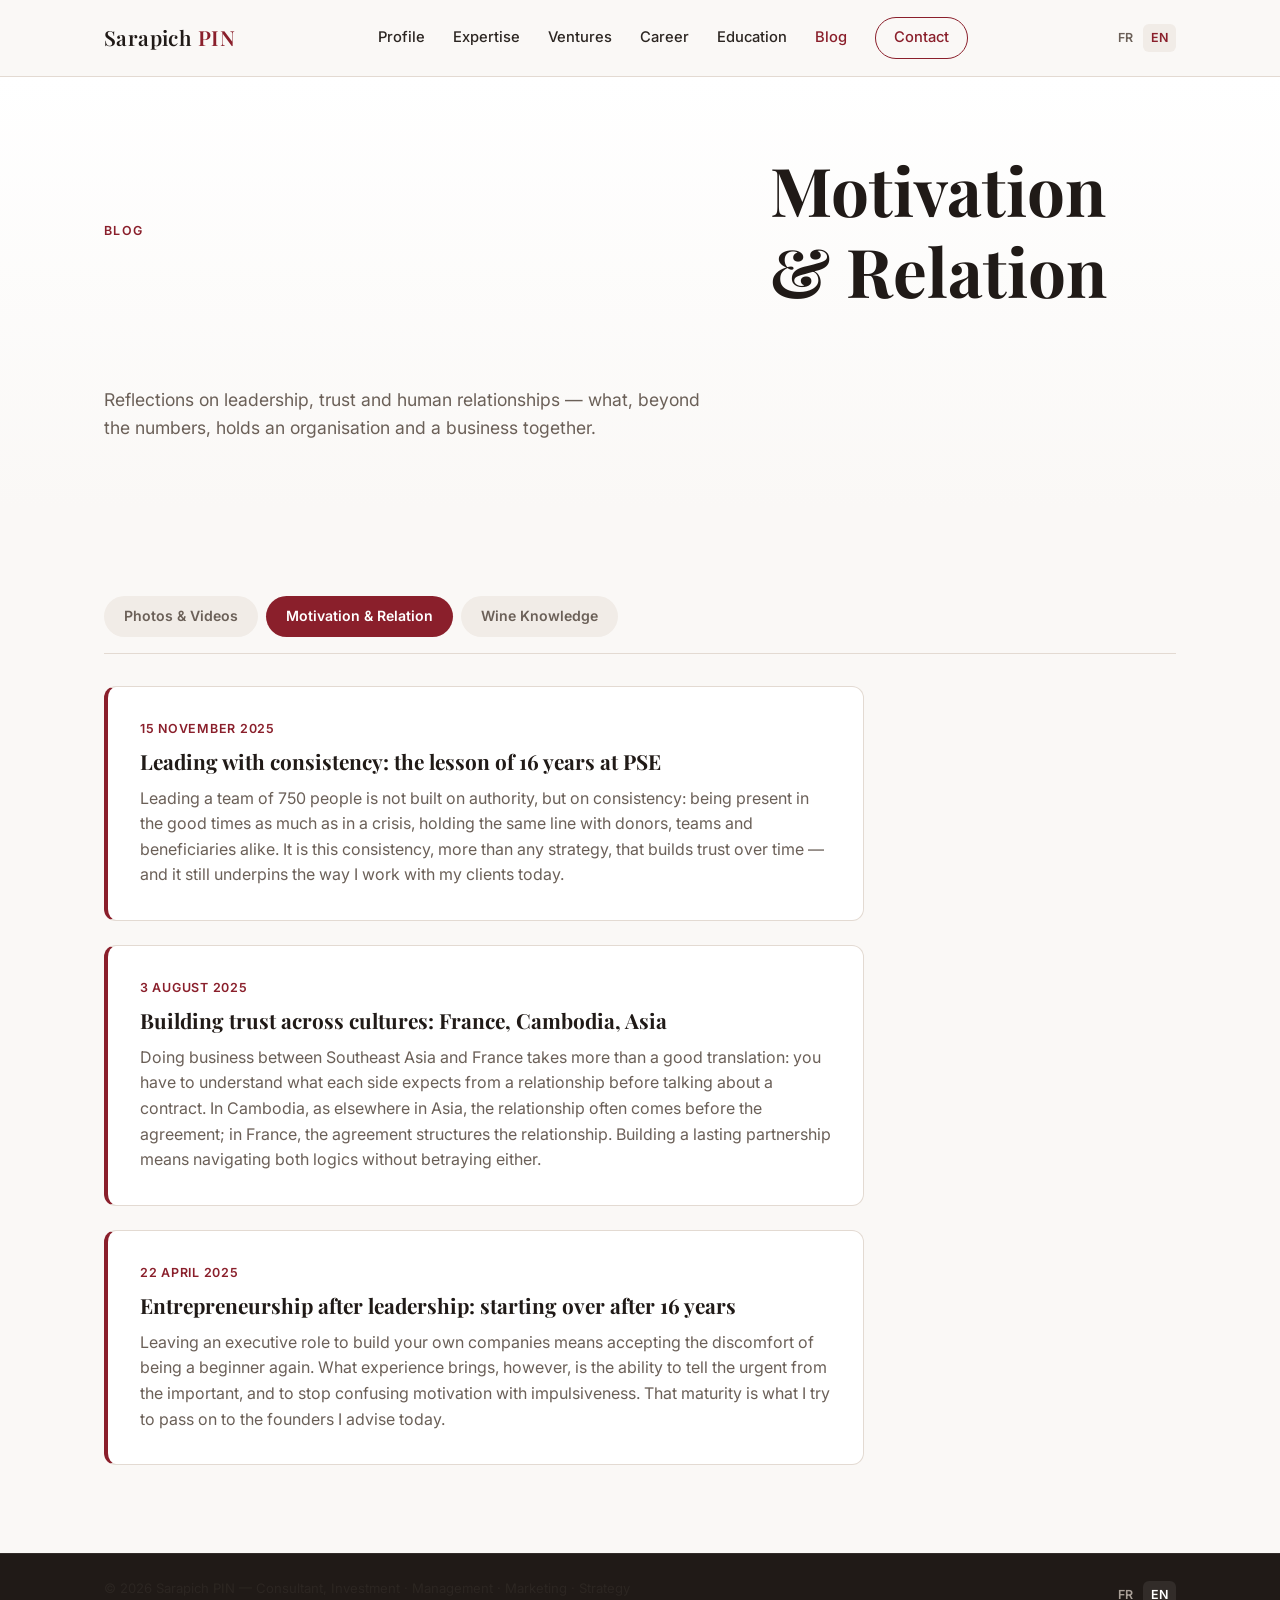
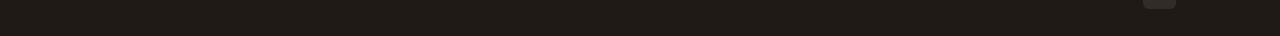
<file: en/motivation-relation.html>
<!doctype html>
<html lang="en">
<head>
<meta charset="UTF-8">
<meta name="viewport" content="width=device-width, initial-scale=1.0">
<title>Motivation &amp; Relation | Sarapich PIN</title>
<meta name="description" content="Sarapich PIN's reflections on leadership, motivation, and human and professional relationships between Asia and France.">
<link rel="preconnect" href="https://fonts.googleapis.com">
<link rel="preconnect" href="https://fonts.gstatic.com" crossorigin>
<link href="https://fonts.googleapis.com/css2?family=Playfair+Display:wght@500;600;700&family=Inter:wght@400;500;600;700&display=swap" rel="stylesheet">
<link rel="stylesheet" href="../css/style.css">
</head>
<body>

<header class="site-header" id="top">
  <div class="container header-inner">
    <a href="index.html" class="logo">Sarapich <span>PIN</span></a>
    <nav class="nav" id="nav">
      <a href="index.html#about">Profile</a>
      <a href="index.html#expertise">Expertise</a>
      <a href="index.html#ventures">Ventures</a>
      <a href="index.html#experience">Career</a>
      <a href="index.html#credentials">Education</a>
      <a href="blog.html" class="active">Blog</a>
      <a href="index.html#contact" class="nav-cta">Contact</a>
    </nav>
    <div class="header-actions">
      <div class="lang-switch">
        <a href="../motivation-relation.html">FR</a>
        <a href="motivation-relation.html" class="is-active">EN</a>
      </div>
      <button class="nav-toggle" id="navToggle" aria-label="Open menu" aria-expanded="false">
        <span></span><span></span><span></span>
      </button>
    </div>
  </div>
</header>

<main>

  <section class="hero hero-compact">
    <div class="container hero-inner">
      <p class="eyebrow">Blog</p>
      <h1>Motivation &amp; Relation</h1>
      <p class="hero-lead">
        Reflections on leadership, trust and human relationships — what, beyond the
        numbers, holds an organisation and a business together.
      </p>
    </div>
  </section>

  <section class="section">
    <div class="container">
      <div class="page-switcher">
        <a href="blog.html" class="switcher-btn">Photos &amp; Videos</a>
        <a href="motivation-relation.html" class="switcher-btn is-active">Motivation &amp; Relation</a>
        <a href="wine-knowledge.html" class="switcher-btn">Wine Knowledge</a>
      </div>

      <!--
        To add an article: duplicate an <article class="article-card"> block below
        and edit the title, date and text.
      -->
      <div class="article-list">

        <article class="article-card">
          <time class="article-date">15 November 2025</time>
          <h2>Leading with consistency: the lesson of 16 years at PSE</h2>
          <p>
            Leading a team of 750 people is not built on authority, but on consistency: being
            present in the good times as much as in a crisis, holding the same line with donors,
            teams and beneficiaries alike. It is this consistency, more than any strategy, that
            builds trust over time — and it still underpins the way I work with my clients today.
          </p>
        </article>

        <article class="article-card">
          <time class="article-date">3 August 2025</time>
          <h2>Building trust across cultures: France, Cambodia, Asia</h2>
          <p>
            Doing business between Southeast Asia and France takes more than a good translation:
            you have to understand what each side expects from a relationship before talking
            about a contract. In Cambodia, as elsewhere in Asia, the relationship often comes
            before the agreement; in France, the agreement structures the relationship. Building
            a lasting partnership means navigating both logics without betraying either.
          </p>
        </article>

        <article class="article-card">
          <time class="article-date">22 April 2025</time>
          <h2>Entrepreneurship after leadership: starting over after 16 years</h2>
          <p>
            Leaving an executive role to build your own companies means accepting the discomfort
            of being a beginner again. What experience brings, however, is the ability to tell
            the urgent from the important, and to stop confusing motivation with impulsiveness.
            That maturity is what I try to pass on to the founders I advise today.
          </p>
        </article>

      </div>
    </div>
  </section>

</main>

<footer class="site-footer">
  <div class="container footer-inner">
    <p>&copy; <span id="year"></span> Sarapich PIN — Consultant, Investment · Management · Marketing · Strategy</p>
    <div class="lang-switch">
      <a href="../motivation-relation.html">FR</a>
      <a href="motivation-relation.html" class="is-active">EN</a>
    </div>
  </div>
</footer>

<script src="../js/script.js"></script>
</body>
</html>
</file>
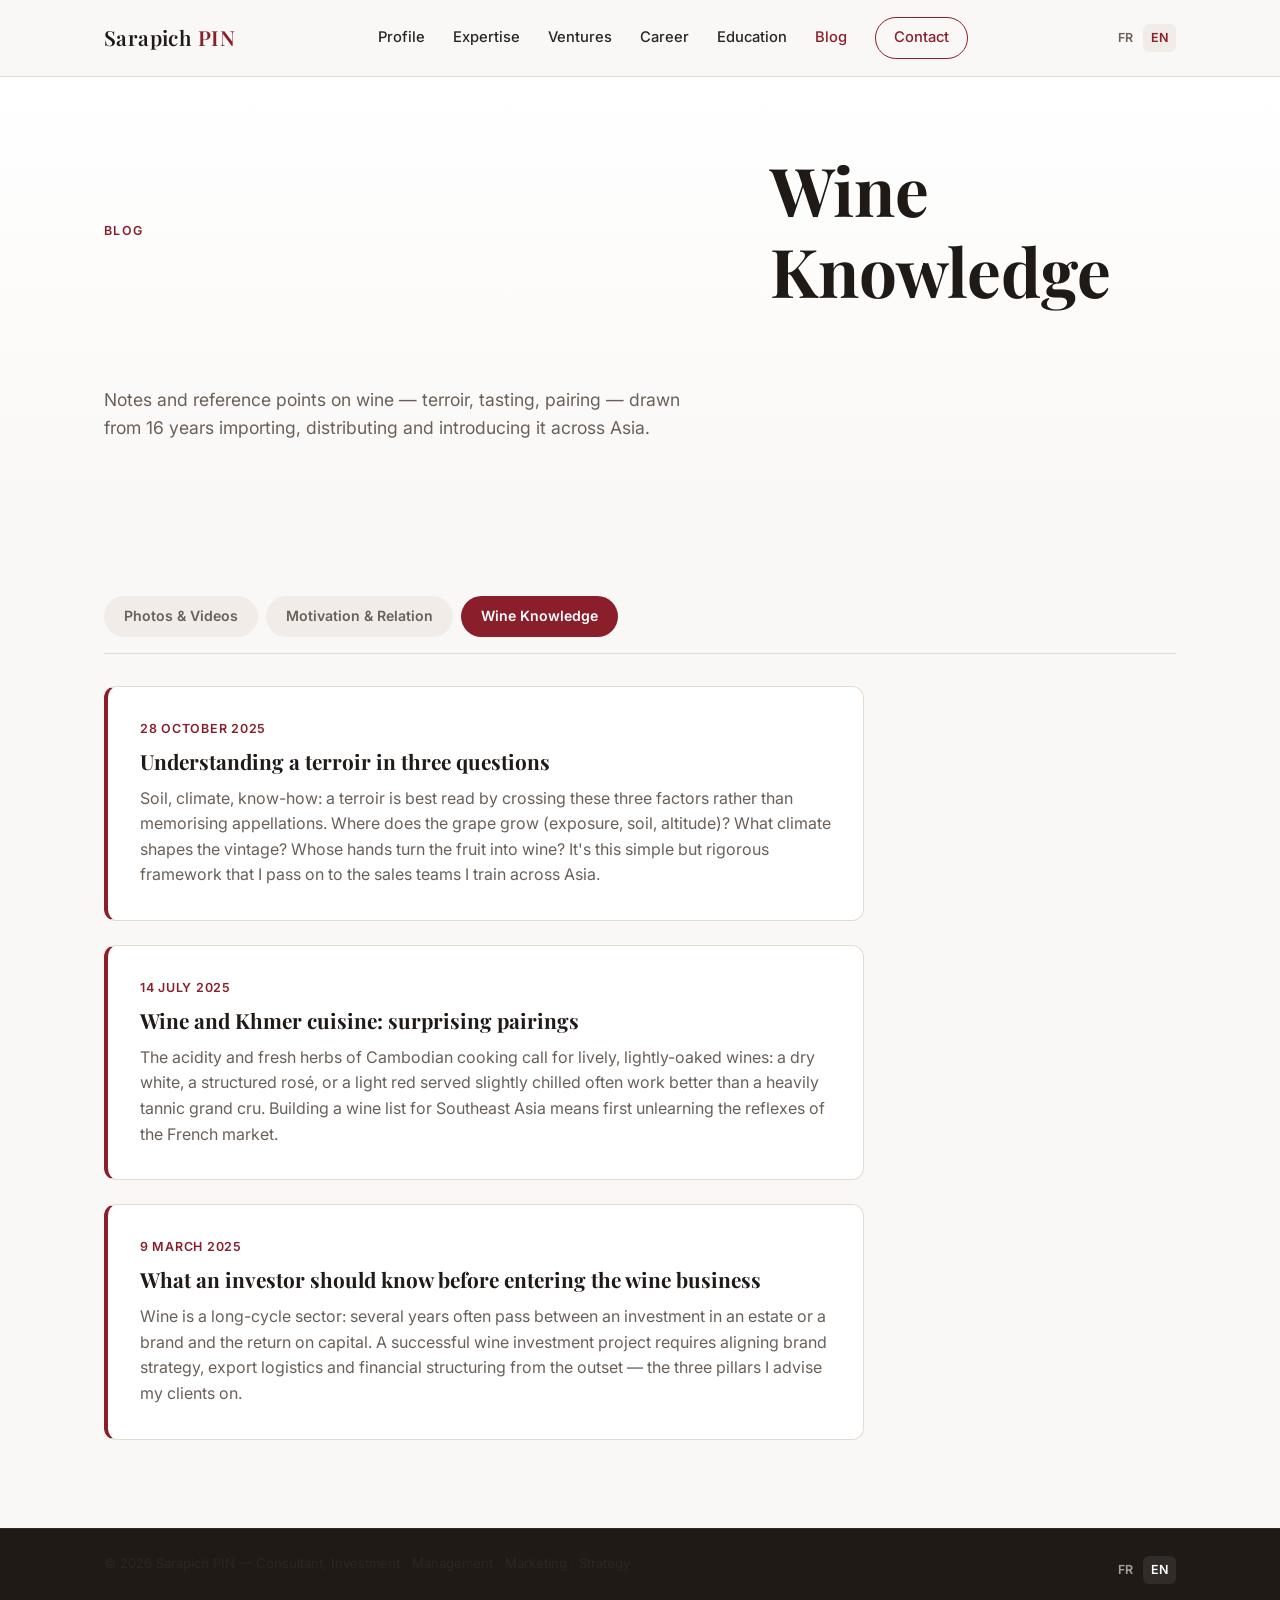
<file: en/wine-knowledge.html>
<!doctype html>
<html lang="en">
<head>
<meta charset="UTF-8">
<meta name="viewport" content="width=device-width, initial-scale=1.0">
<title>Wine Knowledge | Sarapich PIN</title>
<meta name="description" content="Sarapich PIN's notes on wine — terroir, tasting and pairing — with particular expertise on Asian markets.">
<link rel="preconnect" href="https://fonts.googleapis.com">
<link rel="preconnect" href="https://fonts.gstatic.com" crossorigin>
<link href="https://fonts.googleapis.com/css2?family=Playfair+Display:wght@500;600;700&family=Inter:wght@400;500;600;700&display=swap" rel="stylesheet">
<link rel="stylesheet" href="../css/style.css">
</head>
<body>

<header class="site-header" id="top">
  <div class="container header-inner">
    <a href="index.html" class="logo">Sarapich <span>PIN</span></a>
    <nav class="nav" id="nav">
      <a href="index.html#about">Profile</a>
      <a href="index.html#expertise">Expertise</a>
      <a href="index.html#ventures">Ventures</a>
      <a href="index.html#experience">Career</a>
      <a href="index.html#credentials">Education</a>
      <a href="blog.html" class="active">Blog</a>
      <a href="index.html#contact" class="nav-cta">Contact</a>
    </nav>
    <div class="header-actions">
      <div class="lang-switch">
        <a href="../wine-knowledge.html">FR</a>
        <a href="wine-knowledge.html" class="is-active">EN</a>
      </div>
      <button class="nav-toggle" id="navToggle" aria-label="Open menu" aria-expanded="false">
        <span></span><span></span><span></span>
      </button>
    </div>
  </div>
</header>

<main>

  <section class="hero hero-compact">
    <div class="container hero-inner">
      <p class="eyebrow">Blog</p>
      <h1>Wine Knowledge</h1>
      <p class="hero-lead">
        Notes and reference points on wine — terroir, tasting, pairing — drawn from
        16 years importing, distributing and introducing it across Asia.
      </p>
    </div>
  </section>

  <section class="section">
    <div class="container">
      <div class="page-switcher">
        <a href="blog.html" class="switcher-btn">Photos &amp; Videos</a>
        <a href="motivation-relation.html" class="switcher-btn">Motivation &amp; Relation</a>
        <a href="wine-knowledge.html" class="switcher-btn is-active">Wine Knowledge</a>
      </div>

      <!--
        To add an article: duplicate an <article class="article-card"> block below
        and edit the title, date and text.
      -->
      <div class="article-list">

        <article class="article-card">
          <time class="article-date">28 October 2025</time>
          <h2>Understanding a terroir in three questions</h2>
          <p>
            Soil, climate, know-how: a terroir is best read by crossing these three factors
            rather than memorising appellations. Where does the grape grow (exposure, soil,
            altitude)? What climate shapes the vintage? Whose hands turn the fruit into wine?
            It's this simple but rigorous framework that I pass on to the sales teams I train
            across Asia.
          </p>
        </article>

        <article class="article-card">
          <time class="article-date">14 July 2025</time>
          <h2>Wine and Khmer cuisine: surprising pairings</h2>
          <p>
            The acidity and fresh herbs of Cambodian cooking call for lively, lightly-oaked
            wines: a dry white, a structured rosé, or a light red served slightly chilled
            often work better than a heavily tannic grand cru. Building a wine list for
            Southeast Asia means first unlearning the reflexes of the French market.
          </p>
        </article>

        <article class="article-card">
          <time class="article-date">9 March 2025</time>
          <h2>What an investor should know before entering the wine business</h2>
          <p>
            Wine is a long-cycle sector: several years often pass between an investment in an
            estate or a brand and the return on capital. A successful wine investment project
            requires aligning brand strategy, export logistics and financial structuring from
            the outset — the three pillars I advise my clients on.
          </p>
        </article>

      </div>
    </div>
  </section>

</main>

<footer class="site-footer">
  <div class="container footer-inner">
    <p>&copy; <span id="year"></span> Sarapich PIN — Consultant, Investment · Management · Marketing · Strategy</p>
    <div class="lang-switch">
      <a href="../wine-knowledge.html">FR</a>
      <a href="wine-knowledge.html" class="is-active">EN</a>
    </div>
  </div>
</footer>

<script src="../js/script.js"></script>
</body>
</html>
</file>
<file: css/style.css>
:root {
  --color-bg: #faf8f6;
  --color-bg-alt: #f1ece7;
  --color-dark: #201a17;
  --color-text: #2c2622;
  --color-muted: #6b6058;
  --color-accent: #8a1f2b;
  --color-accent-light: #b5464f;
  --color-border: #e3dad2;
  --font-heading: "Playfair Display", Georgia, serif;
  --font-body: "Inter", -apple-system, BlinkMacSystemFont, "Segoe UI", sans-serif;
  --container-width: 1120px;
}

* { box-sizing: border-box; }

html { scroll-behavior: smooth; }

body {
  margin: 0;
  font-family: var(--font-body);
  color: var(--color-text);
  background: var(--color-bg);
  line-height: 1.6;
}

h1, h2, h3 {
  font-family: var(--font-heading);
  color: var(--color-dark);
  margin: 0 0 0.5em;
  line-height: 1.2;
}

p { margin: 0 0 1em; color: var(--color-text); }

a { color: inherit; }

.container {
  max-width: var(--container-width);
  margin: 0 auto;
  padding: 0 24px;
}

/* Header */
.site-header {
  position: sticky;
  top: 0;
  z-index: 50;
  background: rgba(250, 248, 246, 0.92);
  backdrop-filter: blur(8px);
  border-bottom: 1px solid var(--color-border);
}

.header-inner {
  display: flex;
  align-items: center;
  justify-content: space-between;
  height: 76px;
}

.logo {
  font-family: var(--font-heading);
  font-size: 1.3rem;
  font-weight: 600;
  text-decoration: none;
  color: var(--color-dark);
  letter-spacing: 0.02em;
}

.logo span { color: var(--color-accent); }

.nav {
  display: flex;
  align-items: center;
  gap: 28px;
}

.nav a {
  text-decoration: none;
  font-size: 0.92rem;
  font-weight: 500;
  color: var(--color-text);
  transition: color 0.2s ease;
}

.nav a:hover { color: var(--color-accent); }

.nav-cta {
  padding: 8px 18px;
  border: 1px solid var(--color-accent);
  border-radius: 999px;
  color: var(--color-accent) !important;
}

.header-actions {
  display: flex;
  align-items: center;
  gap: 16px;
}

.lang-switch {
  display: flex;
  align-items: center;
  gap: 2px;
  font-size: 0.78rem;
  font-weight: 600;
}

.lang-switch a {
  text-decoration: none;
  color: var(--color-muted);
  padding: 4px 8px;
  border-radius: 6px;
  transition: color 0.15s ease, background 0.15s ease;
}

.lang-switch a:hover { color: var(--color-accent); }

.lang-switch a.is-active {
  color: var(--color-accent);
  background: var(--color-bg-alt);
}

.footer-inner {
  display: flex;
  flex-wrap: wrap;
  align-items: center;
  justify-content: space-between;
  gap: 12px;
}

.footer-inner .lang-switch a { color: #a89f97; }
.footer-inner .lang-switch a.is-active { color: #fff; background: rgba(255, 255, 255, 0.08); }

.nav-toggle {
  display: none;
  flex-direction: column;
  gap: 5px;
  background: none;
  border: none;
  cursor: pointer;
  padding: 6px;
}

.nav-toggle span {
  width: 24px;
  height: 2px;
  background: var(--color-dark);
  display: block;
}

/* Hero */
.hero {
  padding: 96px 0 72px;
  background: linear-gradient(180deg, #fff 0%, var(--color-bg) 100%);
}

.hero-inner {
  display: grid;
  grid-template-columns: 1.5fr 1fr;
  gap: 56px;
  align-items: center;
}

.hero-photo img {
  width: 100%;
  aspect-ratio: 4 / 5;
  object-fit: cover;
  border-radius: 20px;
  box-shadow: 0 20px 50px -20px rgba(32, 26, 23, 0.35);
  border: 1px solid var(--color-border);
}

.eyebrow {
  text-transform: uppercase;
  letter-spacing: 0.12em;
  font-size: 0.78rem;
  font-weight: 600;
  color: var(--color-accent);
  margin-bottom: 18px;
}

.hero h1 {
  font-size: clamp(2.6rem, 6vw, 4.2rem);
  margin-bottom: 20px;
}

.hero-tagline {
  text-transform: uppercase;
  letter-spacing: 0.1em;
  font-size: 0.8rem;
  font-weight: 600;
  color: var(--color-muted);
  margin-bottom: 24px;
}

.hero-lead {
  max-width: 640px;
  font-size: 1.1rem;
  color: var(--color-muted);
}

.hero-actions {
  display: flex;
  gap: 16px;
  margin: 32px 0 56px;
  flex-wrap: wrap;
}

.btn {
  display: inline-block;
  padding: 13px 28px;
  border-radius: 999px;
  text-decoration: none;
  font-weight: 600;
  font-size: 0.95rem;
  transition: transform 0.15s ease, box-shadow 0.15s ease, background 0.15s ease;
}

.btn-primary {
  background: var(--color-accent);
  color: #fff;
}

.btn-primary:hover {
  background: var(--color-accent-light);
  transform: translateY(-1px);
}

.btn-ghost {
  border: 1px solid var(--color-border);
  color: var(--color-text);
}

.btn-ghost:hover { border-color: var(--color-accent); color: var(--color-accent); }

.hero-stats {
  display: grid;
  grid-template-columns: repeat(3, minmax(0, 1fr));
  gap: 24px;
  max-width: 720px;
  border-top: 1px solid var(--color-border);
  padding-top: 32px;
}

.hero-stats strong {
  display: block;
  font-family: var(--font-heading);
  font-size: 2rem;
  color: var(--color-accent);
}

.hero-stats span {
  font-size: 0.85rem;
  color: var(--color-muted);
}

/* Sections */
.section { padding: 88px 0; }
.section-alt { background: var(--color-bg-alt); }

.section-tag {
  text-transform: uppercase;
  letter-spacing: 0.12em;
  font-size: 0.78rem;
  font-weight: 600;
  color: var(--color-accent);
  margin-bottom: 12px;
}

.section h2 {
  font-size: clamp(1.7rem, 3.2vw, 2.4rem);
  margin-bottom: 32px;
  max-width: 720px;
}

/* About */
.about-grid {
  display: grid;
  grid-template-columns: 1.6fr 1fr;
  gap: 56px;
  align-items: start;
}

.about-card {
  background: #fff;
  border: 1px solid var(--color-border);
  border-radius: 16px;
  padding: 32px;
}

.about-card h3 {
  font-size: 1.1rem;
  margin-bottom: 20px;
}

.fact-list {
  list-style: none;
  margin: 0;
  padding: 0;
  display: flex;
  flex-direction: column;
  gap: 14px;
}

.fact-list li {
  display: flex;
  flex-direction: column;
  font-size: 0.95rem;
  border-bottom: 1px solid var(--color-border);
  padding-bottom: 14px;
}

.fact-list li:last-child { border-bottom: none; padding-bottom: 0; }

.fact-list span {
  font-size: 0.75rem;
  text-transform: uppercase;
  letter-spacing: 0.08em;
  color: var(--color-muted);
  margin-bottom: 2px;
}

/* Expertise */
.expertise-grid {
  display: grid;
  grid-template-columns: repeat(4, minmax(0, 1fr));
  gap: 24px;
}

.expertise-card {
  background: #fff;
  border: 1px solid var(--color-border);
  border-radius: 16px;
  padding: 28px 24px;
}

.expertise-icon {
  font-family: var(--font-heading);
  font-size: 1.1rem;
  color: var(--color-accent);
  border: 1px solid var(--color-border);
  width: 40px;
  height: 40px;
  display: flex;
  align-items: center;
  justify-content: center;
  border-radius: 50%;
  margin-bottom: 18px;
}

.expertise-card h3 { font-size: 1.15rem; margin-bottom: 10px; }
.expertise-card p { font-size: 0.92rem; color: var(--color-muted); margin: 0; }

/* Ventures */
.ventures-grid {
  display: grid;
  grid-template-columns: repeat(auto-fit, minmax(280px, 1fr));
  gap: 24px;
}

.venture-card {
  background: #fff;
  border: 1px solid var(--color-border);
  border-left: 4px solid var(--color-accent);
  border-radius: 12px;
  padding: 26px;
}

.venture-head {
  display: flex;
  flex-direction: column;
  gap: 4px;
  margin-bottom: 14px;
}

.venture-head h3 { font-size: 1.2rem; margin: 0; }

.venture-role {
  font-size: 0.9rem;
  font-weight: 600;
  color: var(--color-accent);
  margin: 0;
}

.venture-tag {
  font-size: 0.72rem;
  text-transform: uppercase;
  letter-spacing: 0.06em;
  color: var(--color-muted);
  margin-top: 2px;
}

.venture-card p { font-size: 0.92rem; color: var(--color-muted); margin: 0; }

/* Timeline */
.timeline {
  display: flex;
  flex-direction: column;
  gap: 0;
  border-left: 2px solid var(--color-border);
  padding-left: 32px;
}

.timeline-item {
  position: relative;
  padding-bottom: 40px;
}

.timeline-item::before {
  content: "";
  position: absolute;
  left: -38px;
  top: 4px;
  width: 10px;
  height: 10px;
  border-radius: 50%;
  background: var(--color-accent);
}

.timeline-item:last-child { padding-bottom: 0; }

.timeline-date {
  font-size: 0.8rem;
  font-weight: 600;
  text-transform: uppercase;
  letter-spacing: 0.06em;
  color: var(--color-accent);
  margin-bottom: 6px;
}

.timeline-content h3 { font-size: 1.15rem; margin-bottom: 4px; }

.timeline-org {
  font-size: 0.88rem;
  color: var(--color-muted);
  font-style: italic;
  margin-bottom: 8px;
}

.timeline-list {
  margin: 0;
  padding-left: 20px;
  font-size: 0.94rem;
  color: var(--color-text);
  display: flex;
  flex-direction: column;
  gap: 4px;
}

.timeline-content p:last-child {
  font-size: 0.94rem;
  color: var(--color-text);
  margin: 0;
}

/* Credentials */
.credentials-grid {
  display: grid;
  grid-template-columns: repeat(2, minmax(0, 1fr));
  gap: 56px;
}

.credential-list {
  list-style: none;
  margin: 0;
  padding: 0;
  display: flex;
  flex-direction: column;
  gap: 20px;
}

.credential-list li {
  display: flex;
  flex-direction: column;
  border-bottom: 1px solid var(--color-border);
  padding-bottom: 18px;
}

.credential-list li:last-child { border-bottom: none; padding-bottom: 0; }

.credential-list strong { font-size: 1rem; margin-bottom: 4px; }
.credential-list span { font-size: 0.88rem; color: var(--color-muted); }

/* Contact */
.section-dark {
  background: var(--color-dark);
  color: #fff;
}

.section-dark .section-tag { color: var(--color-accent-light); }
.section-dark h2 { color: #fff; }

.contact-inner { text-align: center; }
.contact-inner .section-tag { justify-content: center; }
.contact-inner h2 { margin-left: auto; margin-right: auto; }

.contact-lead {
  max-width: 560px;
  margin: 0 auto 32px;
  color: #d8d2cc;
}

.contact-form {
  max-width: 480px;
  margin: 0 auto;
  text-align: left;
}

.hp-field {
  position: absolute;
  left: -9999px;
  opacity: 0;
  pointer-events: none;
}

.form-row {
  margin-bottom: 18px;
}

.form-row label {
  display: block;
  font-size: 0.82rem;
  font-weight: 600;
  text-transform: uppercase;
  letter-spacing: 0.06em;
  color: #c9c1b9;
  margin-bottom: 8px;
}

.form-row input,
.form-row textarea {
  width: 100%;
  padding: 12px 14px;
  border-radius: 8px;
  border: 1px solid rgba(255, 255, 255, 0.18);
  background: rgba(255, 255, 255, 0.06);
  color: #fff;
  font-family: var(--font-body);
  font-size: 0.95rem;
  resize: vertical;
}

.form-row input::placeholder,
.form-row textarea::placeholder {
  color: #8f857c;
}

.form-row input:focus,
.form-row textarea:focus {
  outline: none;
  border-color: var(--color-accent-light);
  background: rgba(255, 255, 255, 0.1);
}

.contact-form .btn {
  width: 100%;
  border: none;
  cursor: pointer;
  font-family: inherit;
}

.contact-form .btn:disabled {
  opacity: 0.6;
  cursor: not-allowed;
}

.form-status {
  margin: 14px 0 0;
  font-size: 0.88rem;
  min-height: 1.2em;
}

.form-status.is-success { color: #7fd99a; }
.form-status.is-error { color: #e08b8b; }

.contact-location {
  margin-top: 20px;
  font-size: 0.88rem;
  color: #a89f97;
}

/* Footer */
.site-footer {
  background: var(--color-dark);
  color: #a89f97;
  padding: 24px 0;
  font-size: 0.82rem;
  border-top: 1px solid rgba(255,255,255,0.08);
}

/* Responsive */
@media (max-width: 900px) {
  .about-grid, .credentials-grid { grid-template-columns: 1fr; gap: 32px; }
  .expertise-grid { grid-template-columns: repeat(2, minmax(0, 1fr)); }
  .hero-stats { grid-template-columns: 1fr; gap: 16px; }
  .hero-inner { grid-template-columns: 1fr; gap: 32px; }
  .hero-photo { max-width: 320px; margin: 0 auto; order: -1; }
}

@media (max-width: 720px) {
  .nav {
    position: absolute;
    top: 76px;
    left: 0;
    right: 0;
    background: #fff;
    flex-direction: column;
    align-items: flex-start;
    padding: 20px 24px 28px;
    border-bottom: 1px solid var(--color-border);
    display: none;
    gap: 18px;
  }
  .nav.open { display: flex; }
  .nav-toggle { display: flex; }
  .expertise-grid { grid-template-columns: 1fr; }
  .hero { padding: 64px 0 48px; }
  .section { padding: 64px 0; }
}

/* Nav active state */
.nav a.active { color: var(--color-accent); }

/* Blog */
.hero-compact { padding: 72px 0 48px; }

.page-switcher {
  display: flex;
  flex-wrap: wrap;
  gap: 8px;
  border-bottom: 1px solid var(--color-border);
  margin-bottom: 32px;
  padding-bottom: 16px;
}

.switcher-btn {
  padding: 9px 20px;
  border-radius: 999px;
  text-decoration: none;
  font-size: 0.88rem;
  font-weight: 600;
  color: var(--color-muted);
  background: var(--color-bg-alt);
  transition: all 0.15s ease;
}

.switcher-btn:hover { color: var(--color-accent); }

.switcher-btn.is-active {
  background: var(--color-accent);
  color: #fff;
}

.blog-filters {
  display: flex;
  gap: 10px;
  margin-bottom: 36px;
}

.filter-btn {
  padding: 9px 20px;
  border-radius: 999px;
  border: 1px solid var(--color-border);
  background: #fff;
  color: var(--color-text);
  font-size: 0.88rem;
  font-weight: 600;
  cursor: pointer;
  transition: all 0.15s ease;
}

.filter-btn:hover { border-color: var(--color-accent); color: var(--color-accent); }

.filter-btn.is-active {
  background: var(--color-accent);
  border-color: var(--color-accent);
  color: #fff;
}

.blog-grid {
  display: grid;
  grid-template-columns: repeat(auto-fill, minmax(280px, 1fr));
  gap: 28px;
}

.blog-card {
  margin: 0;
  background: #fff;
  border: 1px solid var(--color-border);
  border-radius: 14px;
  overflow: hidden;
}

.blog-media {
  position: relative;
  aspect-ratio: 4 / 3;
  background: var(--color-bg-alt);
  cursor: pointer;
  overflow: hidden;
}

.blog-media img,
.blog-media video {
  width: 100%;
  height: 100%;
  object-fit: cover;
  display: block;
}

.blog-media-type {
  position: absolute;
  top: 12px;
  left: 12px;
  background: rgba(32, 26, 23, 0.75);
  color: #fff;
  font-size: 0.7rem;
  text-transform: uppercase;
  letter-spacing: 0.06em;
  padding: 4px 10px;
  border-radius: 999px;
}

.blog-card figcaption { padding: 16px 18px; }

.blog-caption { font-size: 0.95rem; margin: 0 0 6px; }

.blog-date {
  font-size: 0.78rem;
  color: var(--color-muted);
  text-transform: uppercase;
  letter-spacing: 0.04em;
}

.blog-empty {
  text-align: center;
  color: var(--color-muted);
  padding: 40px 20px;
  border: 1px dashed var(--color-border);
  border-radius: 14px;
}

.blog-empty code {
  background: var(--color-bg-alt);
  padding: 2px 6px;
  border-radius: 4px;
  font-size: 0.9em;
}

/* Lightbox */
.lightbox {
  position: fixed;
  inset: 0;
  background: rgba(20, 16, 14, 0.92);
  display: flex;
  align-items: center;
  justify-content: center;
  z-index: 100;
  padding: 24px;
}

.lightbox[hidden] { display: none; }

.lightbox-content {
  max-width: min(900px, 92vw);
  max-height: 88vh;
}

.lightbox-content img,
.lightbox-content video {
  max-width: 100%;
  max-height: 88vh;
  border-radius: 8px;
  display: block;
}

.lightbox-close {
  position: absolute;
  top: 20px;
  right: 28px;
  background: none;
  border: none;
  color: #fff;
  font-size: 2.2rem;
  line-height: 1;
  cursor: pointer;
}

@media (max-width: 480px) {
  .blog-grid { grid-template-columns: 1fr; }
}

/* Article pages (Motivation & Relation, Wine Knowledge) */
.article-list {
  display: flex;
  flex-direction: column;
  gap: 24px;
  max-width: 760px;
}

.article-card {
  background: #fff;
  border: 1px solid var(--color-border);
  border-left: 4px solid var(--color-accent);
  border-radius: 12px;
  padding: 32px;
}

.article-date {
  display: block;
  font-size: 0.78rem;
  text-transform: uppercase;
  letter-spacing: 0.06em;
  color: var(--color-accent);
  font-weight: 600;
  margin-bottom: 10px;
}

.article-card h2 {
  font-size: 1.3rem;
  margin-bottom: 12px;
}

.article-card p {
  color: var(--color-muted);
  margin: 0;
}
</file>
